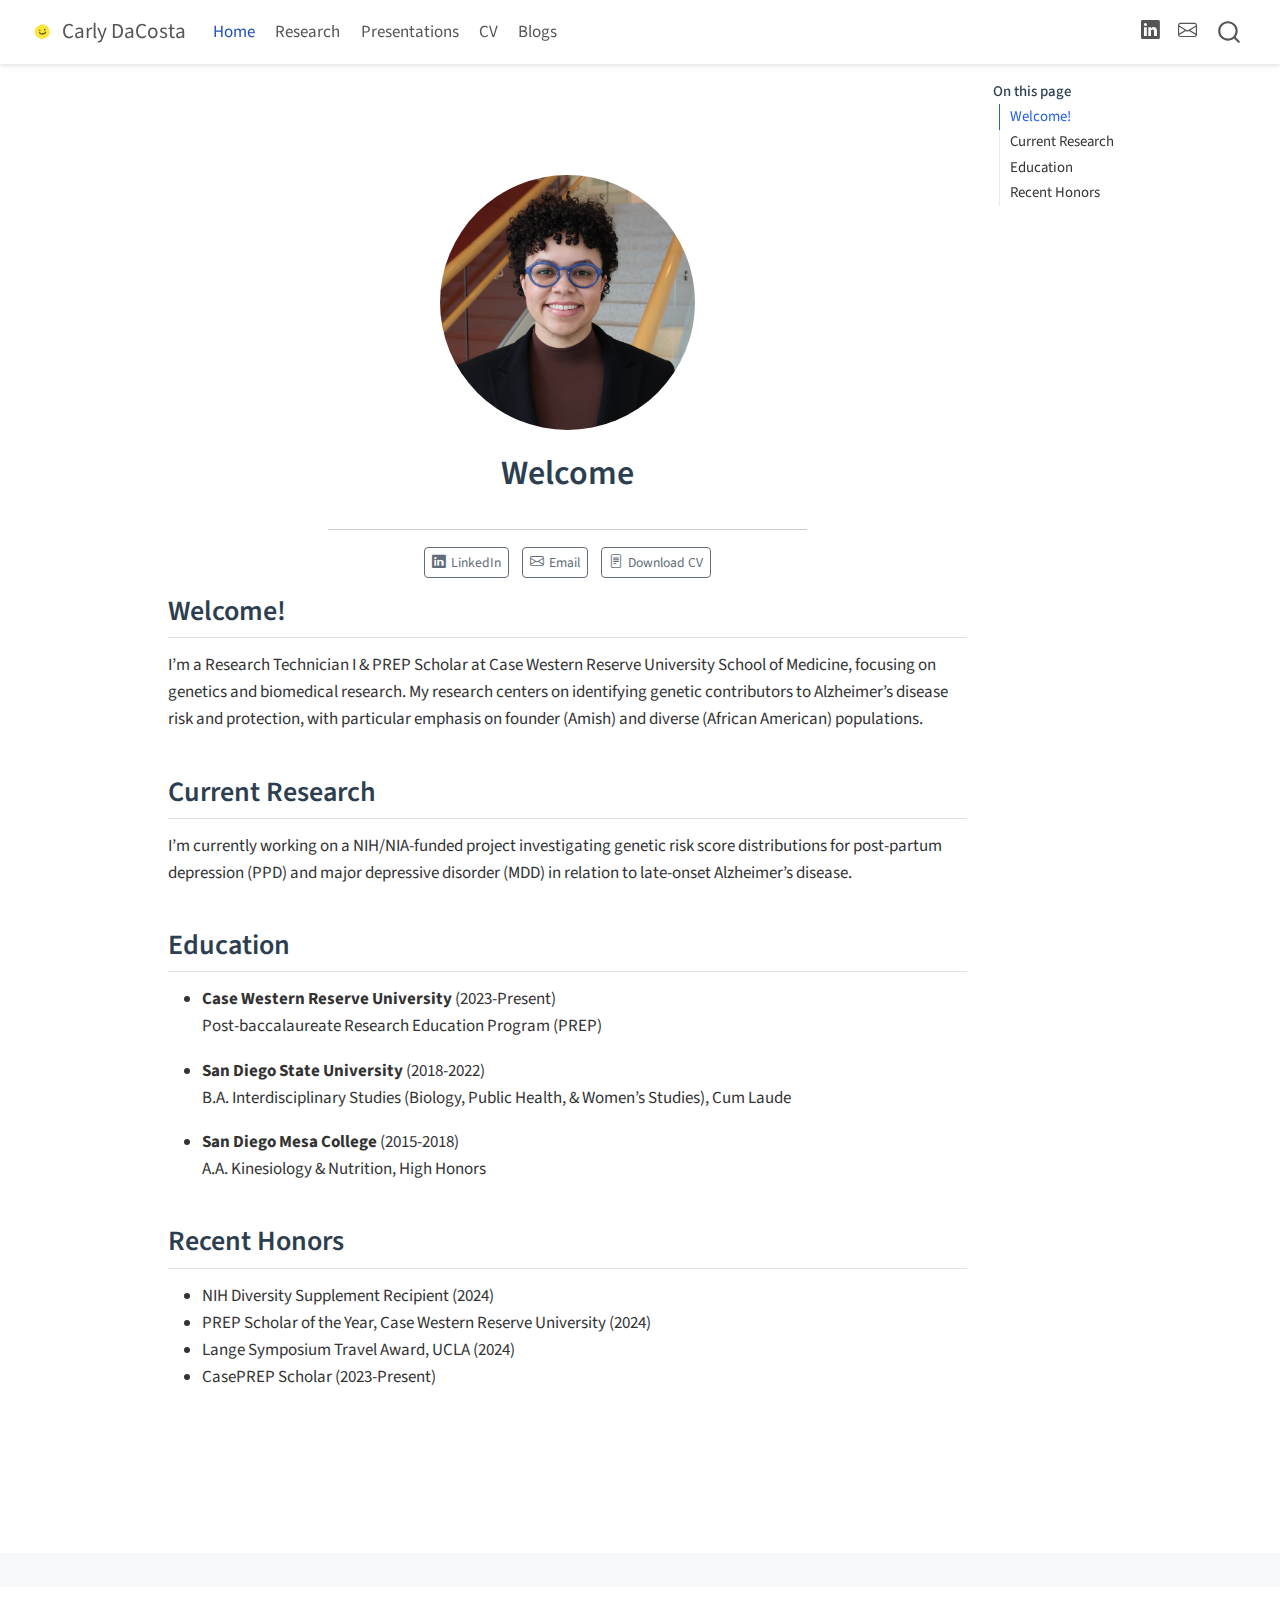
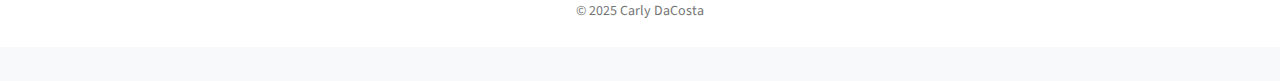
<file: docs/index.html>
<!DOCTYPE html>
<html xmlns="http://www.w3.org/1999/xhtml" lang="en" xml:lang="en"><head>

<meta charset="utf-8">
<meta name="generator" content="quarto-1.5.57">

<meta name="viewport" content="width=device-width, initial-scale=1.0, user-scalable=yes">


<title>Welcome – Carly DaCosta</title>
<style>
code{white-space: pre-wrap;}
span.smallcaps{font-variant: small-caps;}
div.columns{display: flex; gap: min(4vw, 1.5em);}
div.column{flex: auto; overflow-x: auto;}
div.hanging-indent{margin-left: 1.5em; text-indent: -1.5em;}
ul.task-list{list-style: none;}
ul.task-list li input[type="checkbox"] {
  width: 0.8em;
  margin: 0 0.8em 0.2em -1em; /* quarto-specific, see https://github.com/quarto-dev/quarto-cli/issues/4556 */ 
  vertical-align: middle;
}
</style>


<script src="site_libs/quarto-nav/quarto-nav.js"></script>
<script src="site_libs/quarto-nav/headroom.min.js"></script>
<script src="site_libs/clipboard/clipboard.min.js"></script>
<script src="site_libs/quarto-search/autocomplete.umd.js"></script>
<script src="site_libs/quarto-search/fuse.min.js"></script>
<script src="site_libs/quarto-search/quarto-search.js"></script>
<meta name="quarto:offset" content="./">
<link href="./img/smile.jpg" rel="icon" type="image/jpeg">
<script src="site_libs/quarto-html/quarto.js"></script>
<script src="site_libs/quarto-html/popper.min.js"></script>
<script src="site_libs/quarto-html/tippy.umd.min.js"></script>
<link href="site_libs/quarto-html/tippy.css" rel="stylesheet">
<link href="site_libs/quarto-html/quarto-syntax-highlighting.css" rel="stylesheet" id="quarto-text-highlighting-styles">
<script src="site_libs/bootstrap/bootstrap.min.js"></script>
<link href="site_libs/bootstrap/bootstrap-icons.css" rel="stylesheet">
<link href="site_libs/bootstrap/bootstrap.min.css" rel="stylesheet" id="quarto-bootstrap" data-mode="light">
<script id="quarto-search-options" type="application/json">{
  "location": "navbar",
  "copy-button": false,
  "collapse-after": 3,
  "panel-placement": "end",
  "type": "overlay",
  "limit": 50,
  "keyboard-shortcut": [
    "f",
    "/",
    "s"
  ],
  "show-item-context": false,
  "language": {
    "search-no-results-text": "No results",
    "search-matching-documents-text": "matching documents",
    "search-copy-link-title": "Copy link to search",
    "search-hide-matches-text": "Hide additional matches",
    "search-more-match-text": "more match in this document",
    "search-more-matches-text": "more matches in this document",
    "search-clear-button-title": "Clear",
    "search-text-placeholder": "",
    "search-detached-cancel-button-title": "Cancel",
    "search-submit-button-title": "Submit",
    "search-label": "Search"
  }
}</script>


<link rel="stylesheet" href="styles.css">
</head>

<body class="nav-fixed">

<div id="quarto-search-results"></div>
  <header id="quarto-header" class="headroom fixed-top">
    <nav class="navbar navbar-expand-lg " data-bs-theme="dark">
      <div class="navbar-container container-fluid">
      <div class="navbar-brand-container mx-auto">
    <a href="./index.html" class="navbar-brand navbar-brand-logo">
    <img src="./img/smile.jpg" alt="" class="navbar-logo">
    </a>
    <a class="navbar-brand" href="./index.html">
    <span class="navbar-title">Carly DaCosta</span>
    </a>
  </div>
            <div id="quarto-search" class="" title="Search"></div>
          <button class="navbar-toggler" type="button" data-bs-toggle="collapse" data-bs-target="#navbarCollapse" aria-controls="navbarCollapse" role="menu" aria-expanded="false" aria-label="Toggle navigation" onclick="if (window.quartoToggleHeadroom) { window.quartoToggleHeadroom(); }">
  <span class="navbar-toggler-icon"></span>
</button>
          <div class="collapse navbar-collapse" id="navbarCollapse">
            <ul class="navbar-nav navbar-nav-scroll me-auto">
  <li class="nav-item">
    <a class="nav-link active" href="./index.html" aria-current="page"> 
<span class="menu-text">Home</span></a>
  </li>  
  <li class="nav-item">
    <a class="nav-link" href="./research/index.html"> 
<span class="menu-text">Research</span></a>
  </li>  
  <li class="nav-item">
    <a class="nav-link" href="./presentations/index.html"> 
<span class="menu-text">Presentations</span></a>
  </li>  
  <li class="nav-item">
    <a class="nav-link" href="./cv/index.html"> 
<span class="menu-text">CV</span></a>
  </li>  
  <li class="nav-item">
    <a class="nav-link" href="./blogs/index.html"> 
<span class="menu-text">Blogs</span></a>
  </li>  
</ul>
            <ul class="navbar-nav navbar-nav-scroll ms-auto">
  <li class="nav-item compact">
    <a class="nav-link" href="https://www.linkedin.com/in/carly-dacosta/"> <i class="bi bi-linkedin" role="img">
</i> 
<span class="menu-text"></span></a>
  </li>  
  <li class="nav-item compact">
    <a class="nav-link" href="mailto:carly.dacosta@case.edu"> <i class="bi bi-envelope" role="img">
</i> 
<span class="menu-text"></span></a>
  </li>  
</ul>
          </div> <!-- /navcollapse -->
            <div class="quarto-navbar-tools">
</div>
      </div> <!-- /container-fluid -->
    </nav>
</header>
<!-- content -->
<div id="quarto-content" class="quarto-container page-columns page-rows-contents page-layout-article page-navbar">
<!-- sidebar -->
<!-- margin-sidebar -->
    <div id="quarto-margin-sidebar" class="sidebar margin-sidebar">
        <nav id="TOC" role="doc-toc" class="toc-active">
    <h2 id="toc-title">On this page</h2>
   
  <ul>
  <li><a href="#welcome" id="toc-welcome" class="nav-link active" data-scroll-target="#welcome">Welcome!</a></li>
  <li><a href="#current-research" id="toc-current-research" class="nav-link" data-scroll-target="#current-research">Current Research</a></li>
  <li><a href="#education" id="toc-education" class="nav-link" data-scroll-target="#education">Education</a></li>
  <li><a href="#recent-honors" id="toc-recent-honors" class="nav-link" data-scroll-target="#recent-honors">Recent Honors</a></li>
  </ul>
</nav>
    </div>
<!-- main -->
<main class="content" id="quarto-document-content">




<div class="quarto-about-jolla">
  <img src="img/profile.jpg" class="about-image
  round " style="height: 15em; width: 15em;">
 <header id="title-block-header" class="quarto-title-block default">
<div class="quarto-title">
<h1 class="title">Welcome</h1>
</div>
<div class="quarto-title-meta">
  </div>
</header><div id="about-block">
</div> 
  <hr class="about-sep">
   <div class="about-links">
  <a href="https://www.linkedin.com/in/carly-dacosta/" class="about-link" rel="" target="">
    <i class="bi bi-linkedin"></i>
     <span class="about-link-text">LinkedIn</span>
  </a>
  <a href="mailto:carly.dacosta@case.edu" class="about-link" rel="" target="">
    <i class="bi bi-envelope"></i>
     <span class="about-link-text">Email</span>
  </a>
  <a href="/files/CV.pdf" class="about-link" rel="" target="">
    <i class="bi bi-file-text"></i>
     <span class="about-link-text">Download CV</span>
  </a>
</div>
</div>

<section id="welcome" class="level2">
<h2 data-anchor-id="welcome">Welcome!</h2>
<p>I’m a Research Technician I &amp; PREP Scholar at Case Western Reserve University School of Medicine, focusing on genetics and biomedical research. My research centers on identifying genetic contributors to Alzheimer’s disease risk and protection, with particular emphasis on founder (Amish) and diverse (African American) populations.</p>
</section>
<section id="current-research" class="level2">
<h2 data-anchor-id="current-research">Current Research</h2>
<p>I’m currently working on a NIH/NIA-funded project investigating genetic risk score distributions for post-partum depression (PPD) and major depressive disorder (MDD) in relation to late-onset Alzheimer’s disease.</p>
</section>
<section id="education" class="level2">
<h2 data-anchor-id="education">Education</h2>
<ul>
<li><p><strong>Case Western Reserve University</strong> (2023-Present)<br>
Post-baccalaureate Research Education Program (PREP)</p></li>
<li><p><strong>San Diego State University</strong> (2018-2022)<br>
B.A. Interdisciplinary Studies (Biology, Public Health, &amp; Women’s Studies), Cum Laude</p></li>
<li><p><strong>San Diego Mesa College</strong> (2015-2018)<br>
A.A. Kinesiology &amp; Nutrition, High Honors</p></li>
</ul>
</section>
<section id="recent-honors" class="level2">
<h2 data-anchor-id="recent-honors">Recent Honors</h2>
<ul>
<li>NIH Diversity Supplement Recipient (2024)</li>
<li>PREP Scholar of the Year, Case Western Reserve University (2024)</li>
<li>Lange Symposium Travel Award, UCLA (2024)</li>
<li>CasePREP Scholar (2023-Present)</li>
</ul>



</section>

</main> <!-- /main -->
<script id="quarto-html-after-body" type="application/javascript">
window.document.addEventListener("DOMContentLoaded", function (event) {
  const toggleBodyColorMode = (bsSheetEl) => {
    const mode = bsSheetEl.getAttribute("data-mode");
    const bodyEl = window.document.querySelector("body");
    if (mode === "dark") {
      bodyEl.classList.add("quarto-dark");
      bodyEl.classList.remove("quarto-light");
    } else {
      bodyEl.classList.add("quarto-light");
      bodyEl.classList.remove("quarto-dark");
    }
  }
  const toggleBodyColorPrimary = () => {
    const bsSheetEl = window.document.querySelector("link#quarto-bootstrap");
    if (bsSheetEl) {
      toggleBodyColorMode(bsSheetEl);
    }
  }
  toggleBodyColorPrimary();  
  const isCodeAnnotation = (el) => {
    for (const clz of el.classList) {
      if (clz.startsWith('code-annotation-')) {                     
        return true;
      }
    }
    return false;
  }
  const onCopySuccess = function(e) {
    // button target
    const button = e.trigger;
    // don't keep focus
    button.blur();
    // flash "checked"
    button.classList.add('code-copy-button-checked');
    var currentTitle = button.getAttribute("title");
    button.setAttribute("title", "Copied!");
    let tooltip;
    if (window.bootstrap) {
      button.setAttribute("data-bs-toggle", "tooltip");
      button.setAttribute("data-bs-placement", "left");
      button.setAttribute("data-bs-title", "Copied!");
      tooltip = new bootstrap.Tooltip(button, 
        { trigger: "manual", 
          customClass: "code-copy-button-tooltip",
          offset: [0, -8]});
      tooltip.show();    
    }
    setTimeout(function() {
      if (tooltip) {
        tooltip.hide();
        button.removeAttribute("data-bs-title");
        button.removeAttribute("data-bs-toggle");
        button.removeAttribute("data-bs-placement");
      }
      button.setAttribute("title", currentTitle);
      button.classList.remove('code-copy-button-checked');
    }, 1000);
    // clear code selection
    e.clearSelection();
  }
  const getTextToCopy = function(trigger) {
      const codeEl = trigger.previousElementSibling.cloneNode(true);
      for (const childEl of codeEl.children) {
        if (isCodeAnnotation(childEl)) {
          childEl.remove();
        }
      }
      return codeEl.innerText;
  }
  const clipboard = new window.ClipboardJS('.code-copy-button:not([data-in-quarto-modal])', {
    text: getTextToCopy
  });
  clipboard.on('success', onCopySuccess);
  if (window.document.getElementById('quarto-embedded-source-code-modal')) {
    // For code content inside modals, clipBoardJS needs to be initialized with a container option
    // TODO: Check when it could be a function (https://github.com/zenorocha/clipboard.js/issues/860)
    const clipboardModal = new window.ClipboardJS('.code-copy-button[data-in-quarto-modal]', {
      text: getTextToCopy,
      container: window.document.getElementById('quarto-embedded-source-code-modal')
    });
    clipboardModal.on('success', onCopySuccess);
  }
    var localhostRegex = new RegExp(/^(?:http|https):\/\/localhost\:?[0-9]*\//);
    var mailtoRegex = new RegExp(/^mailto:/);
      var filterRegex = new RegExp('/' + window.location.host + '/');
    var isInternal = (href) => {
        return filterRegex.test(href) || localhostRegex.test(href) || mailtoRegex.test(href);
    }
    // Inspect non-navigation links and adorn them if external
 	var links = window.document.querySelectorAll('a[href]:not(.nav-link):not(.navbar-brand):not(.toc-action):not(.sidebar-link):not(.sidebar-item-toggle):not(.pagination-link):not(.no-external):not([aria-hidden]):not(.dropdown-item):not(.quarto-navigation-tool):not(.about-link)');
    for (var i=0; i<links.length; i++) {
      const link = links[i];
      if (!isInternal(link.href)) {
        // undo the damage that might have been done by quarto-nav.js in the case of
        // links that we want to consider external
        if (link.dataset.originalHref !== undefined) {
          link.href = link.dataset.originalHref;
        }
      }
    }
  function tippyHover(el, contentFn, onTriggerFn, onUntriggerFn) {
    const config = {
      allowHTML: true,
      maxWidth: 500,
      delay: 100,
      arrow: false,
      appendTo: function(el) {
          return el.parentElement;
      },
      interactive: true,
      interactiveBorder: 10,
      theme: 'quarto',
      placement: 'bottom-start',
    };
    if (contentFn) {
      config.content = contentFn;
    }
    if (onTriggerFn) {
      config.onTrigger = onTriggerFn;
    }
    if (onUntriggerFn) {
      config.onUntrigger = onUntriggerFn;
    }
    window.tippy(el, config); 
  }
  const noterefs = window.document.querySelectorAll('a[role="doc-noteref"]');
  for (var i=0; i<noterefs.length; i++) {
    const ref = noterefs[i];
    tippyHover(ref, function() {
      // use id or data attribute instead here
      let href = ref.getAttribute('data-footnote-href') || ref.getAttribute('href');
      try { href = new URL(href).hash; } catch {}
      const id = href.replace(/^#\/?/, "");
      const note = window.document.getElementById(id);
      if (note) {
        return note.innerHTML;
      } else {
        return "";
      }
    });
  }
  const xrefs = window.document.querySelectorAll('a.quarto-xref');
  const processXRef = (id, note) => {
    // Strip column container classes
    const stripColumnClz = (el) => {
      el.classList.remove("page-full", "page-columns");
      if (el.children) {
        for (const child of el.children) {
          stripColumnClz(child);
        }
      }
    }
    stripColumnClz(note)
    if (id === null || id.startsWith('sec-')) {
      // Special case sections, only their first couple elements
      const container = document.createElement("div");
      if (note.children && note.children.length > 2) {
        container.appendChild(note.children[0].cloneNode(true));
        for (let i = 1; i < note.children.length; i++) {
          const child = note.children[i];
          if (child.tagName === "P" && child.innerText === "") {
            continue;
          } else {
            container.appendChild(child.cloneNode(true));
            break;
          }
        }
        if (window.Quarto?.typesetMath) {
          window.Quarto.typesetMath(container);
        }
        return container.innerHTML
      } else {
        if (window.Quarto?.typesetMath) {
          window.Quarto.typesetMath(note);
        }
        return note.innerHTML;
      }
    } else {
      // Remove any anchor links if they are present
      const anchorLink = note.querySelector('a.anchorjs-link');
      if (anchorLink) {
        anchorLink.remove();
      }
      if (window.Quarto?.typesetMath) {
        window.Quarto.typesetMath(note);
      }
      // TODO in 1.5, we should make sure this works without a callout special case
      if (note.classList.contains("callout")) {
        return note.outerHTML;
      } else {
        return note.innerHTML;
      }
    }
  }
  for (var i=0; i<xrefs.length; i++) {
    const xref = xrefs[i];
    tippyHover(xref, undefined, function(instance) {
      instance.disable();
      let url = xref.getAttribute('href');
      let hash = undefined; 
      if (url.startsWith('#')) {
        hash = url;
      } else {
        try { hash = new URL(url).hash; } catch {}
      }
      if (hash) {
        const id = hash.replace(/^#\/?/, "");
        const note = window.document.getElementById(id);
        if (note !== null) {
          try {
            const html = processXRef(id, note.cloneNode(true));
            instance.setContent(html);
          } finally {
            instance.enable();
            instance.show();
          }
        } else {
          // See if we can fetch this
          fetch(url.split('#')[0])
          .then(res => res.text())
          .then(html => {
            const parser = new DOMParser();
            const htmlDoc = parser.parseFromString(html, "text/html");
            const note = htmlDoc.getElementById(id);
            if (note !== null) {
              const html = processXRef(id, note);
              instance.setContent(html);
            } 
          }).finally(() => {
            instance.enable();
            instance.show();
          });
        }
      } else {
        // See if we can fetch a full url (with no hash to target)
        // This is a special case and we should probably do some content thinning / targeting
        fetch(url)
        .then(res => res.text())
        .then(html => {
          const parser = new DOMParser();
          const htmlDoc = parser.parseFromString(html, "text/html");
          const note = htmlDoc.querySelector('main.content');
          if (note !== null) {
            // This should only happen for chapter cross references
            // (since there is no id in the URL)
            // remove the first header
            if (note.children.length > 0 && note.children[0].tagName === "HEADER") {
              note.children[0].remove();
            }
            const html = processXRef(null, note);
            instance.setContent(html);
          } 
        }).finally(() => {
          instance.enable();
          instance.show();
        });
      }
    }, function(instance) {
    });
  }
      let selectedAnnoteEl;
      const selectorForAnnotation = ( cell, annotation) => {
        let cellAttr = 'data-code-cell="' + cell + '"';
        let lineAttr = 'data-code-annotation="' +  annotation + '"';
        const selector = 'span[' + cellAttr + '][' + lineAttr + ']';
        return selector;
      }
      const selectCodeLines = (annoteEl) => {
        const doc = window.document;
        const targetCell = annoteEl.getAttribute("data-target-cell");
        const targetAnnotation = annoteEl.getAttribute("data-target-annotation");
        const annoteSpan = window.document.querySelector(selectorForAnnotation(targetCell, targetAnnotation));
        const lines = annoteSpan.getAttribute("data-code-lines").split(",");
        const lineIds = lines.map((line) => {
          return targetCell + "-" + line;
        })
        let top = null;
        let height = null;
        let parent = null;
        if (lineIds.length > 0) {
            //compute the position of the single el (top and bottom and make a div)
            const el = window.document.getElementById(lineIds[0]);
            top = el.offsetTop;
            height = el.offsetHeight;
            parent = el.parentElement.parentElement;
          if (lineIds.length > 1) {
            const lastEl = window.document.getElementById(lineIds[lineIds.length - 1]);
            const bottom = lastEl.offsetTop + lastEl.offsetHeight;
            height = bottom - top;
          }
          if (top !== null && height !== null && parent !== null) {
            // cook up a div (if necessary) and position it 
            let div = window.document.getElementById("code-annotation-line-highlight");
            if (div === null) {
              div = window.document.createElement("div");
              div.setAttribute("id", "code-annotation-line-highlight");
              div.style.position = 'absolute';
              parent.appendChild(div);
            }
            div.style.top = top - 2 + "px";
            div.style.height = height + 4 + "px";
            div.style.left = 0;
            let gutterDiv = window.document.getElementById("code-annotation-line-highlight-gutter");
            if (gutterDiv === null) {
              gutterDiv = window.document.createElement("div");
              gutterDiv.setAttribute("id", "code-annotation-line-highlight-gutter");
              gutterDiv.style.position = 'absolute';
              const codeCell = window.document.getElementById(targetCell);
              const gutter = codeCell.querySelector('.code-annotation-gutter');
              gutter.appendChild(gutterDiv);
            }
            gutterDiv.style.top = top - 2 + "px";
            gutterDiv.style.height = height + 4 + "px";
          }
          selectedAnnoteEl = annoteEl;
        }
      };
      const unselectCodeLines = () => {
        const elementsIds = ["code-annotation-line-highlight", "code-annotation-line-highlight-gutter"];
        elementsIds.forEach((elId) => {
          const div = window.document.getElementById(elId);
          if (div) {
            div.remove();
          }
        });
        selectedAnnoteEl = undefined;
      };
        // Handle positioning of the toggle
    window.addEventListener(
      "resize",
      throttle(() => {
        elRect = undefined;
        if (selectedAnnoteEl) {
          selectCodeLines(selectedAnnoteEl);
        }
      }, 10)
    );
    function throttle(fn, ms) {
    let throttle = false;
    let timer;
      return (...args) => {
        if(!throttle) { // first call gets through
            fn.apply(this, args);
            throttle = true;
        } else { // all the others get throttled
            if(timer) clearTimeout(timer); // cancel #2
            timer = setTimeout(() => {
              fn.apply(this, args);
              timer = throttle = false;
            }, ms);
        }
      };
    }
      // Attach click handler to the DT
      const annoteDls = window.document.querySelectorAll('dt[data-target-cell]');
      for (const annoteDlNode of annoteDls) {
        annoteDlNode.addEventListener('click', (event) => {
          const clickedEl = event.target;
          if (clickedEl !== selectedAnnoteEl) {
            unselectCodeLines();
            const activeEl = window.document.querySelector('dt[data-target-cell].code-annotation-active');
            if (activeEl) {
              activeEl.classList.remove('code-annotation-active');
            }
            selectCodeLines(clickedEl);
            clickedEl.classList.add('code-annotation-active');
          } else {
            // Unselect the line
            unselectCodeLines();
            clickedEl.classList.remove('code-annotation-active');
          }
        });
      }
  const findCites = (el) => {
    const parentEl = el.parentElement;
    if (parentEl) {
      const cites = parentEl.dataset.cites;
      if (cites) {
        return {
          el,
          cites: cites.split(' ')
        };
      } else {
        return findCites(el.parentElement)
      }
    } else {
      return undefined;
    }
  };
  var bibliorefs = window.document.querySelectorAll('a[role="doc-biblioref"]');
  for (var i=0; i<bibliorefs.length; i++) {
    const ref = bibliorefs[i];
    const citeInfo = findCites(ref);
    if (citeInfo) {
      tippyHover(citeInfo.el, function() {
        var popup = window.document.createElement('div');
        citeInfo.cites.forEach(function(cite) {
          var citeDiv = window.document.createElement('div');
          citeDiv.classList.add('hanging-indent');
          citeDiv.classList.add('csl-entry');
          var biblioDiv = window.document.getElementById('ref-' + cite);
          if (biblioDiv) {
            citeDiv.innerHTML = biblioDiv.innerHTML;
          }
          popup.appendChild(citeDiv);
        });
        return popup.innerHTML;
      });
    }
  }
});
</script>
</div> <!-- /content -->
<footer class="footer">
  <div class="nav-footer">
    <div class="nav-footer-left">
      &nbsp;
    </div>   
    <div class="nav-footer-center">
      <ul class="footer-items list-unstyled">
    <li class="nav-item">
 © 2025 Carly DaCosta
  </li>  
</ul>
    </div>
    <div class="nav-footer-right">
      &nbsp;
    </div>
  </div>
</footer>




</body></html>
</file>
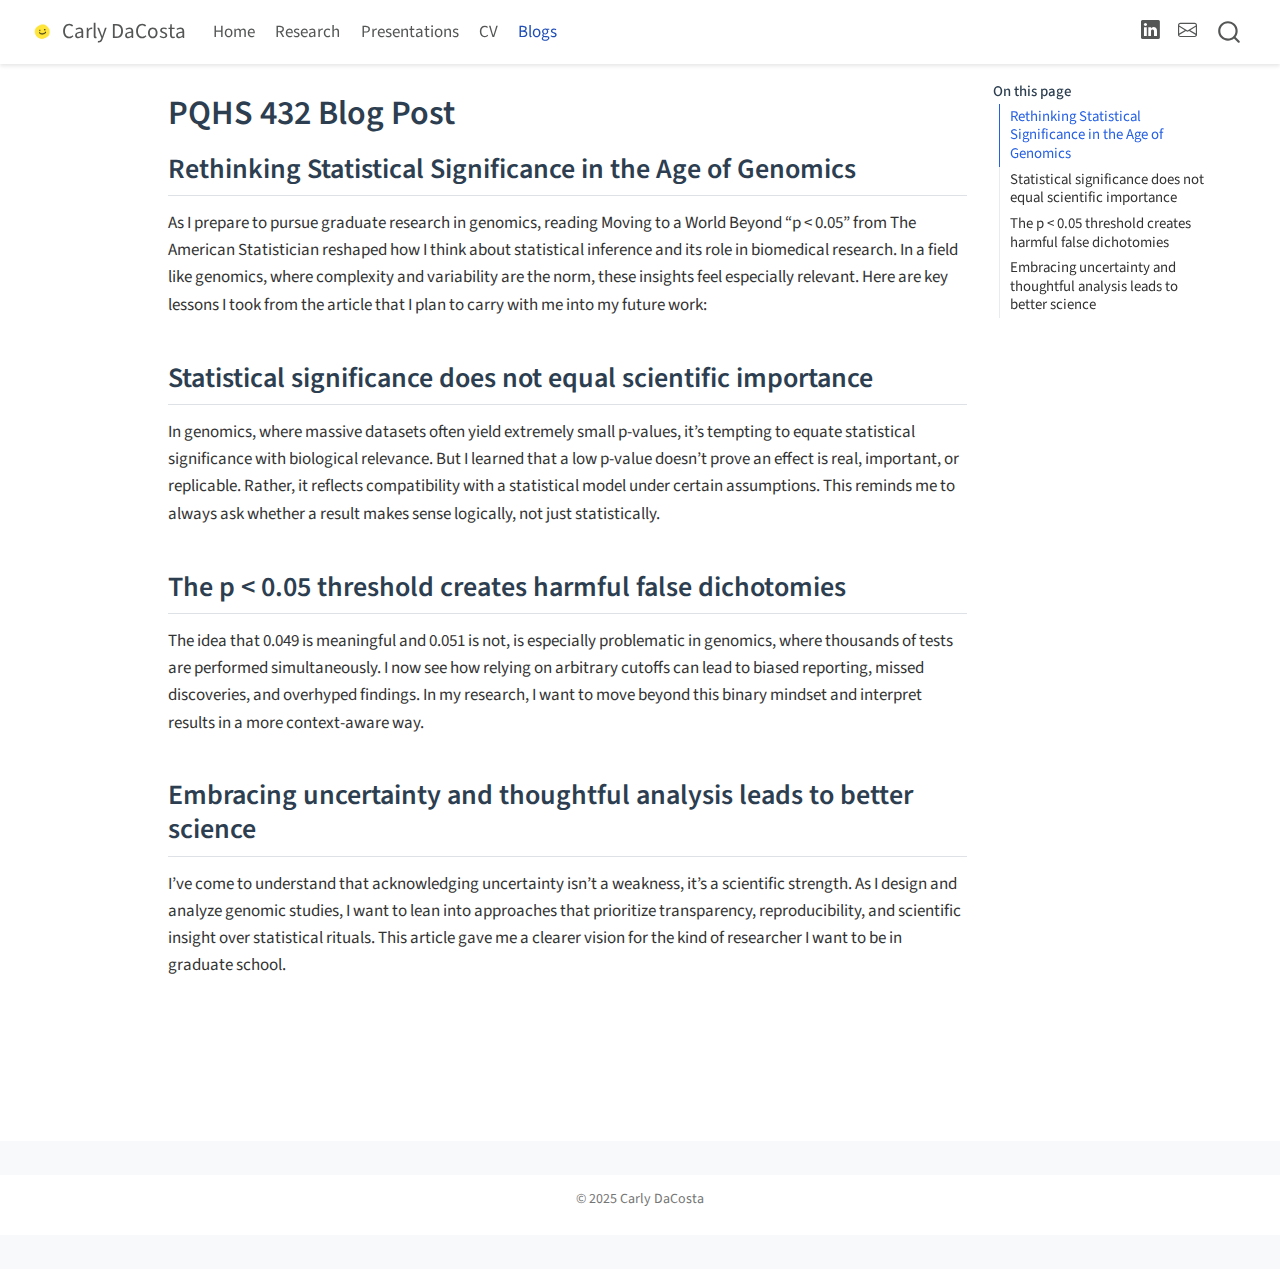
<file: docs/blogs/index.html>
<!DOCTYPE html>
<html xmlns="http://www.w3.org/1999/xhtml" lang="en" xml:lang="en"><head>

<meta charset="utf-8">
<meta name="generator" content="quarto-1.5.57">

<meta name="viewport" content="width=device-width, initial-scale=1.0, user-scalable=yes">


<title>PQHS 432 Blog Post – Carly DaCosta</title>
<style>
code{white-space: pre-wrap;}
span.smallcaps{font-variant: small-caps;}
div.columns{display: flex; gap: min(4vw, 1.5em);}
div.column{flex: auto; overflow-x: auto;}
div.hanging-indent{margin-left: 1.5em; text-indent: -1.5em;}
ul.task-list{list-style: none;}
ul.task-list li input[type="checkbox"] {
  width: 0.8em;
  margin: 0 0.8em 0.2em -1em; /* quarto-specific, see https://github.com/quarto-dev/quarto-cli/issues/4556 */ 
  vertical-align: middle;
}
</style>


<script src="../site_libs/quarto-nav/quarto-nav.js"></script>
<script src="../site_libs/quarto-nav/headroom.min.js"></script>
<script src="../site_libs/clipboard/clipboard.min.js"></script>
<script src="../site_libs/quarto-search/autocomplete.umd.js"></script>
<script src="../site_libs/quarto-search/fuse.min.js"></script>
<script src="../site_libs/quarto-search/quarto-search.js"></script>
<meta name="quarto:offset" content="../">
<link href="../img/smile.jpg" rel="icon" type="image/jpeg">
<script src="../site_libs/quarto-html/quarto.js"></script>
<script src="../site_libs/quarto-html/popper.min.js"></script>
<script src="../site_libs/quarto-html/tippy.umd.min.js"></script>
<script src="../site_libs/quarto-html/anchor.min.js"></script>
<link href="../site_libs/quarto-html/tippy.css" rel="stylesheet">
<link href="../site_libs/quarto-html/quarto-syntax-highlighting.css" rel="stylesheet" id="quarto-text-highlighting-styles">
<script src="../site_libs/bootstrap/bootstrap.min.js"></script>
<link href="../site_libs/bootstrap/bootstrap-icons.css" rel="stylesheet">
<link href="../site_libs/bootstrap/bootstrap.min.css" rel="stylesheet" id="quarto-bootstrap" data-mode="light">
<script id="quarto-search-options" type="application/json">{
  "location": "navbar",
  "copy-button": false,
  "collapse-after": 3,
  "panel-placement": "end",
  "type": "overlay",
  "limit": 50,
  "keyboard-shortcut": [
    "f",
    "/",
    "s"
  ],
  "show-item-context": false,
  "language": {
    "search-no-results-text": "No results",
    "search-matching-documents-text": "matching documents",
    "search-copy-link-title": "Copy link to search",
    "search-hide-matches-text": "Hide additional matches",
    "search-more-match-text": "more match in this document",
    "search-more-matches-text": "more matches in this document",
    "search-clear-button-title": "Clear",
    "search-text-placeholder": "",
    "search-detached-cancel-button-title": "Cancel",
    "search-submit-button-title": "Submit",
    "search-label": "Search"
  }
}</script>


<link rel="stylesheet" href="../styles.css">
</head>

<body class="nav-fixed">

<div id="quarto-search-results"></div>
  <header id="quarto-header" class="headroom fixed-top">
    <nav class="navbar navbar-expand-lg " data-bs-theme="dark">
      <div class="navbar-container container-fluid">
      <div class="navbar-brand-container mx-auto">
    <a href="../index.html" class="navbar-brand navbar-brand-logo">
    <img src="../img/smile.jpg" alt="" class="navbar-logo">
    </a>
    <a class="navbar-brand" href="../index.html">
    <span class="navbar-title">Carly DaCosta</span>
    </a>
  </div>
            <div id="quarto-search" class="" title="Search"></div>
          <button class="navbar-toggler" type="button" data-bs-toggle="collapse" data-bs-target="#navbarCollapse" aria-controls="navbarCollapse" role="menu" aria-expanded="false" aria-label="Toggle navigation" onclick="if (window.quartoToggleHeadroom) { window.quartoToggleHeadroom(); }">
  <span class="navbar-toggler-icon"></span>
</button>
          <div class="collapse navbar-collapse" id="navbarCollapse">
            <ul class="navbar-nav navbar-nav-scroll me-auto">
  <li class="nav-item">
    <a class="nav-link" href="../index.html"> 
<span class="menu-text">Home</span></a>
  </li>  
  <li class="nav-item">
    <a class="nav-link" href="../research/index.html"> 
<span class="menu-text">Research</span></a>
  </li>  
  <li class="nav-item">
    <a class="nav-link" href="../presentations/index.html"> 
<span class="menu-text">Presentations</span></a>
  </li>  
  <li class="nav-item">
    <a class="nav-link" href="../cv/index.html"> 
<span class="menu-text">CV</span></a>
  </li>  
  <li class="nav-item">
    <a class="nav-link active" href="../blogs/index.html" aria-current="page"> 
<span class="menu-text">Blogs</span></a>
  </li>  
</ul>
            <ul class="navbar-nav navbar-nav-scroll ms-auto">
  <li class="nav-item compact">
    <a class="nav-link" href="https://www.linkedin.com/in/carly-dacosta/"> <i class="bi bi-linkedin" role="img">
</i> 
<span class="menu-text"></span></a>
  </li>  
  <li class="nav-item compact">
    <a class="nav-link" href="mailto:carly.dacosta@case.edu"> <i class="bi bi-envelope" role="img">
</i> 
<span class="menu-text"></span></a>
  </li>  
</ul>
          </div> <!-- /navcollapse -->
            <div class="quarto-navbar-tools">
</div>
      </div> <!-- /container-fluid -->
    </nav>
</header>
<!-- content -->
<div id="quarto-content" class="quarto-container page-columns page-rows-contents page-layout-article page-navbar">
<!-- sidebar -->
<!-- margin-sidebar -->
    <div id="quarto-margin-sidebar" class="sidebar margin-sidebar">
        <nav id="TOC" role="doc-toc" class="toc-active">
    <h2 id="toc-title">On this page</h2>
   
  <ul>
  <li><a href="#rethinking-statistical-significance-in-the-age-of-genomics" id="toc-rethinking-statistical-significance-in-the-age-of-genomics" class="nav-link active" data-scroll-target="#rethinking-statistical-significance-in-the-age-of-genomics">Rethinking Statistical Significance in the Age of Genomics</a></li>
  <li><a href="#statistical-significance-does-not-equal-scientific-importance" id="toc-statistical-significance-does-not-equal-scientific-importance" class="nav-link" data-scroll-target="#statistical-significance-does-not-equal-scientific-importance">Statistical significance does not equal scientific importance</a></li>
  <li><a href="#the-p-0.05-threshold-creates-harmful-false-dichotomies" id="toc-the-p-0.05-threshold-creates-harmful-false-dichotomies" class="nav-link" data-scroll-target="#the-p-0.05-threshold-creates-harmful-false-dichotomies">The p &lt; 0.05 threshold creates harmful false dichotomies</a></li>
  <li><a href="#embracing-uncertainty-and-thoughtful-analysis-leads-to-better-science" id="toc-embracing-uncertainty-and-thoughtful-analysis-leads-to-better-science" class="nav-link" data-scroll-target="#embracing-uncertainty-and-thoughtful-analysis-leads-to-better-science">Embracing uncertainty and thoughtful analysis leads to better science</a></li>
  </ul>
</nav>
    </div>
<!-- main -->
<main class="content" id="quarto-document-content">

<header id="title-block-header" class="quarto-title-block default">
<div class="quarto-title">
<h1 class="title">PQHS 432 Blog Post</h1>
</div>



<div class="quarto-title-meta">

    
  
    
  </div>
  


</header>


<section id="rethinking-statistical-significance-in-the-age-of-genomics" class="level2">
<h2 class="anchored" data-anchor-id="rethinking-statistical-significance-in-the-age-of-genomics">Rethinking Statistical Significance in the Age of Genomics</h2>
<p>As I prepare to pursue graduate research in genomics, reading Moving to a World Beyond “p &lt; 0.05” from The American Statistician reshaped how I think about statistical inference and its role in biomedical research. In a field like genomics, where complexity and variability are the norm, these insights feel especially relevant. Here are key lessons I took from the article that I plan to carry with me into my future work:</p>
</section>
<section id="statistical-significance-does-not-equal-scientific-importance" class="level2">
<h2 class="anchored" data-anchor-id="statistical-significance-does-not-equal-scientific-importance">Statistical significance does not equal scientific importance</h2>
<p>In genomics, where massive datasets often yield extremely small p-values, it’s tempting to equate statistical significance with biological relevance. But I learned that a low p-value doesn’t prove an effect is real, important, or replicable. Rather, it reflects compatibility with a statistical model under certain assumptions. This reminds me to always ask whether a result makes sense logically, not just statistically.</p>
</section>
<section id="the-p-0.05-threshold-creates-harmful-false-dichotomies" class="level2">
<h2 class="anchored" data-anchor-id="the-p-0.05-threshold-creates-harmful-false-dichotomies">The p &lt; 0.05 threshold creates harmful false dichotomies</h2>
<p>The idea that 0.049 is meaningful and 0.051 is not, is especially problematic in genomics, where thousands of tests are performed simultaneously. I now see how relying on arbitrary cutoffs can lead to biased reporting, missed discoveries, and overhyped findings. In my research, I want to move beyond this binary mindset and interpret results in a more context-aware way.</p>
</section>
<section id="embracing-uncertainty-and-thoughtful-analysis-leads-to-better-science" class="level2">
<h2 class="anchored" data-anchor-id="embracing-uncertainty-and-thoughtful-analysis-leads-to-better-science">Embracing uncertainty and thoughtful analysis leads to better science</h2>
<p>I’ve come to understand that acknowledging uncertainty isn’t a weakness, it’s a scientific strength. As I design and analyze genomic studies, I want to lean into approaches that prioritize transparency, reproducibility, and scientific insight over statistical rituals. This article gave me a clearer vision for the kind of researcher I want to be in graduate school.</p>


</section>

</main> <!-- /main -->
<script id="quarto-html-after-body" type="application/javascript">
window.document.addEventListener("DOMContentLoaded", function (event) {
  const toggleBodyColorMode = (bsSheetEl) => {
    const mode = bsSheetEl.getAttribute("data-mode");
    const bodyEl = window.document.querySelector("body");
    if (mode === "dark") {
      bodyEl.classList.add("quarto-dark");
      bodyEl.classList.remove("quarto-light");
    } else {
      bodyEl.classList.add("quarto-light");
      bodyEl.classList.remove("quarto-dark");
    }
  }
  const toggleBodyColorPrimary = () => {
    const bsSheetEl = window.document.querySelector("link#quarto-bootstrap");
    if (bsSheetEl) {
      toggleBodyColorMode(bsSheetEl);
    }
  }
  toggleBodyColorPrimary();  
  const icon = "";
  const anchorJS = new window.AnchorJS();
  anchorJS.options = {
    placement: 'right',
    icon: icon
  };
  anchorJS.add('.anchored');
  const isCodeAnnotation = (el) => {
    for (const clz of el.classList) {
      if (clz.startsWith('code-annotation-')) {                     
        return true;
      }
    }
    return false;
  }
  const onCopySuccess = function(e) {
    // button target
    const button = e.trigger;
    // don't keep focus
    button.blur();
    // flash "checked"
    button.classList.add('code-copy-button-checked');
    var currentTitle = button.getAttribute("title");
    button.setAttribute("title", "Copied!");
    let tooltip;
    if (window.bootstrap) {
      button.setAttribute("data-bs-toggle", "tooltip");
      button.setAttribute("data-bs-placement", "left");
      button.setAttribute("data-bs-title", "Copied!");
      tooltip = new bootstrap.Tooltip(button, 
        { trigger: "manual", 
          customClass: "code-copy-button-tooltip",
          offset: [0, -8]});
      tooltip.show();    
    }
    setTimeout(function() {
      if (tooltip) {
        tooltip.hide();
        button.removeAttribute("data-bs-title");
        button.removeAttribute("data-bs-toggle");
        button.removeAttribute("data-bs-placement");
      }
      button.setAttribute("title", currentTitle);
      button.classList.remove('code-copy-button-checked');
    }, 1000);
    // clear code selection
    e.clearSelection();
  }
  const getTextToCopy = function(trigger) {
      const codeEl = trigger.previousElementSibling.cloneNode(true);
      for (const childEl of codeEl.children) {
        if (isCodeAnnotation(childEl)) {
          childEl.remove();
        }
      }
      return codeEl.innerText;
  }
  const clipboard = new window.ClipboardJS('.code-copy-button:not([data-in-quarto-modal])', {
    text: getTextToCopy
  });
  clipboard.on('success', onCopySuccess);
  if (window.document.getElementById('quarto-embedded-source-code-modal')) {
    // For code content inside modals, clipBoardJS needs to be initialized with a container option
    // TODO: Check when it could be a function (https://github.com/zenorocha/clipboard.js/issues/860)
    const clipboardModal = new window.ClipboardJS('.code-copy-button[data-in-quarto-modal]', {
      text: getTextToCopy,
      container: window.document.getElementById('quarto-embedded-source-code-modal')
    });
    clipboardModal.on('success', onCopySuccess);
  }
    var localhostRegex = new RegExp(/^(?:http|https):\/\/localhost\:?[0-9]*\//);
    var mailtoRegex = new RegExp(/^mailto:/);
      var filterRegex = new RegExp('/' + window.location.host + '/');
    var isInternal = (href) => {
        return filterRegex.test(href) || localhostRegex.test(href) || mailtoRegex.test(href);
    }
    // Inspect non-navigation links and adorn them if external
 	var links = window.document.querySelectorAll('a[href]:not(.nav-link):not(.navbar-brand):not(.toc-action):not(.sidebar-link):not(.sidebar-item-toggle):not(.pagination-link):not(.no-external):not([aria-hidden]):not(.dropdown-item):not(.quarto-navigation-tool):not(.about-link)');
    for (var i=0; i<links.length; i++) {
      const link = links[i];
      if (!isInternal(link.href)) {
        // undo the damage that might have been done by quarto-nav.js in the case of
        // links that we want to consider external
        if (link.dataset.originalHref !== undefined) {
          link.href = link.dataset.originalHref;
        }
      }
    }
  function tippyHover(el, contentFn, onTriggerFn, onUntriggerFn) {
    const config = {
      allowHTML: true,
      maxWidth: 500,
      delay: 100,
      arrow: false,
      appendTo: function(el) {
          return el.parentElement;
      },
      interactive: true,
      interactiveBorder: 10,
      theme: 'quarto',
      placement: 'bottom-start',
    };
    if (contentFn) {
      config.content = contentFn;
    }
    if (onTriggerFn) {
      config.onTrigger = onTriggerFn;
    }
    if (onUntriggerFn) {
      config.onUntrigger = onUntriggerFn;
    }
    window.tippy(el, config); 
  }
  const noterefs = window.document.querySelectorAll('a[role="doc-noteref"]');
  for (var i=0; i<noterefs.length; i++) {
    const ref = noterefs[i];
    tippyHover(ref, function() {
      // use id or data attribute instead here
      let href = ref.getAttribute('data-footnote-href') || ref.getAttribute('href');
      try { href = new URL(href).hash; } catch {}
      const id = href.replace(/^#\/?/, "");
      const note = window.document.getElementById(id);
      if (note) {
        return note.innerHTML;
      } else {
        return "";
      }
    });
  }
  const xrefs = window.document.querySelectorAll('a.quarto-xref');
  const processXRef = (id, note) => {
    // Strip column container classes
    const stripColumnClz = (el) => {
      el.classList.remove("page-full", "page-columns");
      if (el.children) {
        for (const child of el.children) {
          stripColumnClz(child);
        }
      }
    }
    stripColumnClz(note)
    if (id === null || id.startsWith('sec-')) {
      // Special case sections, only their first couple elements
      const container = document.createElement("div");
      if (note.children && note.children.length > 2) {
        container.appendChild(note.children[0].cloneNode(true));
        for (let i = 1; i < note.children.length; i++) {
          const child = note.children[i];
          if (child.tagName === "P" && child.innerText === "") {
            continue;
          } else {
            container.appendChild(child.cloneNode(true));
            break;
          }
        }
        if (window.Quarto?.typesetMath) {
          window.Quarto.typesetMath(container);
        }
        return container.innerHTML
      } else {
        if (window.Quarto?.typesetMath) {
          window.Quarto.typesetMath(note);
        }
        return note.innerHTML;
      }
    } else {
      // Remove any anchor links if they are present
      const anchorLink = note.querySelector('a.anchorjs-link');
      if (anchorLink) {
        anchorLink.remove();
      }
      if (window.Quarto?.typesetMath) {
        window.Quarto.typesetMath(note);
      }
      // TODO in 1.5, we should make sure this works without a callout special case
      if (note.classList.contains("callout")) {
        return note.outerHTML;
      } else {
        return note.innerHTML;
      }
    }
  }
  for (var i=0; i<xrefs.length; i++) {
    const xref = xrefs[i];
    tippyHover(xref, undefined, function(instance) {
      instance.disable();
      let url = xref.getAttribute('href');
      let hash = undefined; 
      if (url.startsWith('#')) {
        hash = url;
      } else {
        try { hash = new URL(url).hash; } catch {}
      }
      if (hash) {
        const id = hash.replace(/^#\/?/, "");
        const note = window.document.getElementById(id);
        if (note !== null) {
          try {
            const html = processXRef(id, note.cloneNode(true));
            instance.setContent(html);
          } finally {
            instance.enable();
            instance.show();
          }
        } else {
          // See if we can fetch this
          fetch(url.split('#')[0])
          .then(res => res.text())
          .then(html => {
            const parser = new DOMParser();
            const htmlDoc = parser.parseFromString(html, "text/html");
            const note = htmlDoc.getElementById(id);
            if (note !== null) {
              const html = processXRef(id, note);
              instance.setContent(html);
            } 
          }).finally(() => {
            instance.enable();
            instance.show();
          });
        }
      } else {
        // See if we can fetch a full url (with no hash to target)
        // This is a special case and we should probably do some content thinning / targeting
        fetch(url)
        .then(res => res.text())
        .then(html => {
          const parser = new DOMParser();
          const htmlDoc = parser.parseFromString(html, "text/html");
          const note = htmlDoc.querySelector('main.content');
          if (note !== null) {
            // This should only happen for chapter cross references
            // (since there is no id in the URL)
            // remove the first header
            if (note.children.length > 0 && note.children[0].tagName === "HEADER") {
              note.children[0].remove();
            }
            const html = processXRef(null, note);
            instance.setContent(html);
          } 
        }).finally(() => {
          instance.enable();
          instance.show();
        });
      }
    }, function(instance) {
    });
  }
      let selectedAnnoteEl;
      const selectorForAnnotation = ( cell, annotation) => {
        let cellAttr = 'data-code-cell="' + cell + '"';
        let lineAttr = 'data-code-annotation="' +  annotation + '"';
        const selector = 'span[' + cellAttr + '][' + lineAttr + ']';
        return selector;
      }
      const selectCodeLines = (annoteEl) => {
        const doc = window.document;
        const targetCell = annoteEl.getAttribute("data-target-cell");
        const targetAnnotation = annoteEl.getAttribute("data-target-annotation");
        const annoteSpan = window.document.querySelector(selectorForAnnotation(targetCell, targetAnnotation));
        const lines = annoteSpan.getAttribute("data-code-lines").split(",");
        const lineIds = lines.map((line) => {
          return targetCell + "-" + line;
        })
        let top = null;
        let height = null;
        let parent = null;
        if (lineIds.length > 0) {
            //compute the position of the single el (top and bottom and make a div)
            const el = window.document.getElementById(lineIds[0]);
            top = el.offsetTop;
            height = el.offsetHeight;
            parent = el.parentElement.parentElement;
          if (lineIds.length > 1) {
            const lastEl = window.document.getElementById(lineIds[lineIds.length - 1]);
            const bottom = lastEl.offsetTop + lastEl.offsetHeight;
            height = bottom - top;
          }
          if (top !== null && height !== null && parent !== null) {
            // cook up a div (if necessary) and position it 
            let div = window.document.getElementById("code-annotation-line-highlight");
            if (div === null) {
              div = window.document.createElement("div");
              div.setAttribute("id", "code-annotation-line-highlight");
              div.style.position = 'absolute';
              parent.appendChild(div);
            }
            div.style.top = top - 2 + "px";
            div.style.height = height + 4 + "px";
            div.style.left = 0;
            let gutterDiv = window.document.getElementById("code-annotation-line-highlight-gutter");
            if (gutterDiv === null) {
              gutterDiv = window.document.createElement("div");
              gutterDiv.setAttribute("id", "code-annotation-line-highlight-gutter");
              gutterDiv.style.position = 'absolute';
              const codeCell = window.document.getElementById(targetCell);
              const gutter = codeCell.querySelector('.code-annotation-gutter');
              gutter.appendChild(gutterDiv);
            }
            gutterDiv.style.top = top - 2 + "px";
            gutterDiv.style.height = height + 4 + "px";
          }
          selectedAnnoteEl = annoteEl;
        }
      };
      const unselectCodeLines = () => {
        const elementsIds = ["code-annotation-line-highlight", "code-annotation-line-highlight-gutter"];
        elementsIds.forEach((elId) => {
          const div = window.document.getElementById(elId);
          if (div) {
            div.remove();
          }
        });
        selectedAnnoteEl = undefined;
      };
        // Handle positioning of the toggle
    window.addEventListener(
      "resize",
      throttle(() => {
        elRect = undefined;
        if (selectedAnnoteEl) {
          selectCodeLines(selectedAnnoteEl);
        }
      }, 10)
    );
    function throttle(fn, ms) {
    let throttle = false;
    let timer;
      return (...args) => {
        if(!throttle) { // first call gets through
            fn.apply(this, args);
            throttle = true;
        } else { // all the others get throttled
            if(timer) clearTimeout(timer); // cancel #2
            timer = setTimeout(() => {
              fn.apply(this, args);
              timer = throttle = false;
            }, ms);
        }
      };
    }
      // Attach click handler to the DT
      const annoteDls = window.document.querySelectorAll('dt[data-target-cell]');
      for (const annoteDlNode of annoteDls) {
        annoteDlNode.addEventListener('click', (event) => {
          const clickedEl = event.target;
          if (clickedEl !== selectedAnnoteEl) {
            unselectCodeLines();
            const activeEl = window.document.querySelector('dt[data-target-cell].code-annotation-active');
            if (activeEl) {
              activeEl.classList.remove('code-annotation-active');
            }
            selectCodeLines(clickedEl);
            clickedEl.classList.add('code-annotation-active');
          } else {
            // Unselect the line
            unselectCodeLines();
            clickedEl.classList.remove('code-annotation-active');
          }
        });
      }
  const findCites = (el) => {
    const parentEl = el.parentElement;
    if (parentEl) {
      const cites = parentEl.dataset.cites;
      if (cites) {
        return {
          el,
          cites: cites.split(' ')
        };
      } else {
        return findCites(el.parentElement)
      }
    } else {
      return undefined;
    }
  };
  var bibliorefs = window.document.querySelectorAll('a[role="doc-biblioref"]');
  for (var i=0; i<bibliorefs.length; i++) {
    const ref = bibliorefs[i];
    const citeInfo = findCites(ref);
    if (citeInfo) {
      tippyHover(citeInfo.el, function() {
        var popup = window.document.createElement('div');
        citeInfo.cites.forEach(function(cite) {
          var citeDiv = window.document.createElement('div');
          citeDiv.classList.add('hanging-indent');
          citeDiv.classList.add('csl-entry');
          var biblioDiv = window.document.getElementById('ref-' + cite);
          if (biblioDiv) {
            citeDiv.innerHTML = biblioDiv.innerHTML;
          }
          popup.appendChild(citeDiv);
        });
        return popup.innerHTML;
      });
    }
  }
});
</script>
</div> <!-- /content -->
<footer class="footer">
  <div class="nav-footer">
    <div class="nav-footer-left">
      &nbsp;
    </div>   
    <div class="nav-footer-center">
      <ul class="footer-items list-unstyled">
    <li class="nav-item">
 © 2025 Carly DaCosta
  </li>  
</ul>
    </div>
    <div class="nav-footer-right">
      &nbsp;
    </div>
  </div>
</footer>




</body></html>
</file>
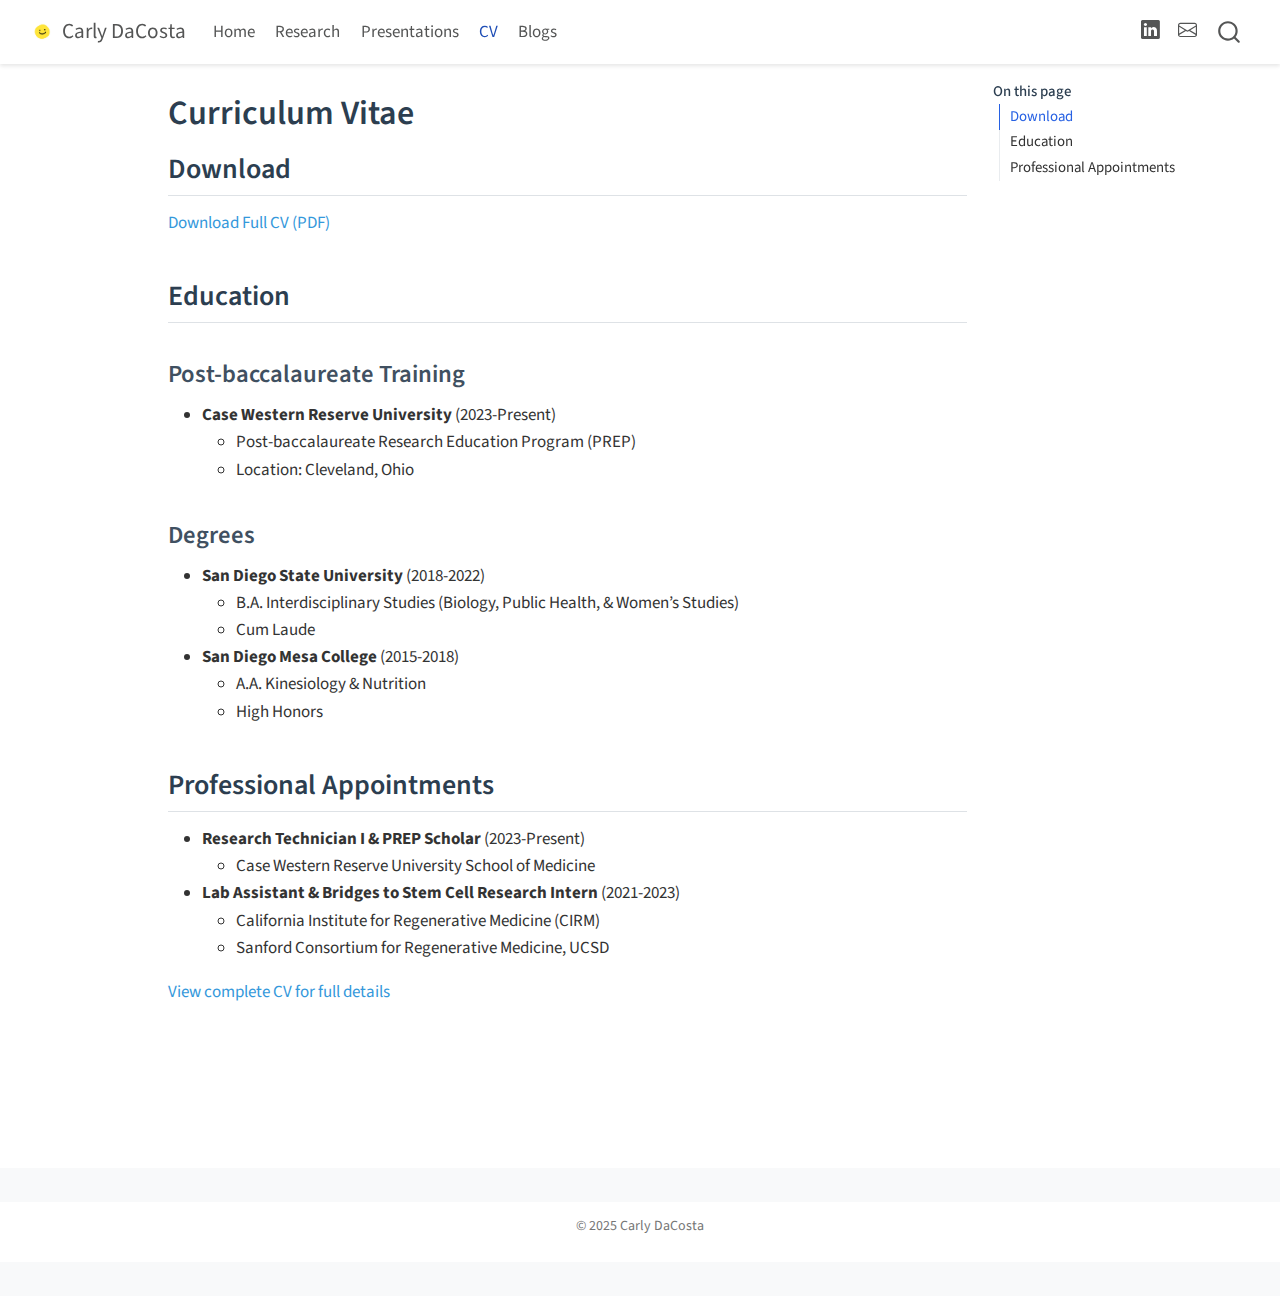
<file: docs/cv/index.html>
<!DOCTYPE html>
<html xmlns="http://www.w3.org/1999/xhtml" lang="en" xml:lang="en"><head>

<meta charset="utf-8">
<meta name="generator" content="quarto-1.5.57">

<meta name="viewport" content="width=device-width, initial-scale=1.0, user-scalable=yes">


<title>Curriculum Vitae – Carly DaCosta</title>
<style>
code{white-space: pre-wrap;}
span.smallcaps{font-variant: small-caps;}
div.columns{display: flex; gap: min(4vw, 1.5em);}
div.column{flex: auto; overflow-x: auto;}
div.hanging-indent{margin-left: 1.5em; text-indent: -1.5em;}
ul.task-list{list-style: none;}
ul.task-list li input[type="checkbox"] {
  width: 0.8em;
  margin: 0 0.8em 0.2em -1em; /* quarto-specific, see https://github.com/quarto-dev/quarto-cli/issues/4556 */ 
  vertical-align: middle;
}
</style>


<script src="../site_libs/quarto-nav/quarto-nav.js"></script>
<script src="../site_libs/quarto-nav/headroom.min.js"></script>
<script src="../site_libs/clipboard/clipboard.min.js"></script>
<script src="../site_libs/quarto-search/autocomplete.umd.js"></script>
<script src="../site_libs/quarto-search/fuse.min.js"></script>
<script src="../site_libs/quarto-search/quarto-search.js"></script>
<meta name="quarto:offset" content="../">
<link href="../img/smile.jpg" rel="icon" type="image/jpeg">
<script src="../site_libs/quarto-html/quarto.js"></script>
<script src="../site_libs/quarto-html/popper.min.js"></script>
<script src="../site_libs/quarto-html/tippy.umd.min.js"></script>
<script src="../site_libs/quarto-html/anchor.min.js"></script>
<link href="../site_libs/quarto-html/tippy.css" rel="stylesheet">
<link href="../site_libs/quarto-html/quarto-syntax-highlighting.css" rel="stylesheet" id="quarto-text-highlighting-styles">
<script src="../site_libs/bootstrap/bootstrap.min.js"></script>
<link href="../site_libs/bootstrap/bootstrap-icons.css" rel="stylesheet">
<link href="../site_libs/bootstrap/bootstrap.min.css" rel="stylesheet" id="quarto-bootstrap" data-mode="light">
<script id="quarto-search-options" type="application/json">{
  "location": "navbar",
  "copy-button": false,
  "collapse-after": 3,
  "panel-placement": "end",
  "type": "overlay",
  "limit": 50,
  "keyboard-shortcut": [
    "f",
    "/",
    "s"
  ],
  "show-item-context": false,
  "language": {
    "search-no-results-text": "No results",
    "search-matching-documents-text": "matching documents",
    "search-copy-link-title": "Copy link to search",
    "search-hide-matches-text": "Hide additional matches",
    "search-more-match-text": "more match in this document",
    "search-more-matches-text": "more matches in this document",
    "search-clear-button-title": "Clear",
    "search-text-placeholder": "",
    "search-detached-cancel-button-title": "Cancel",
    "search-submit-button-title": "Submit",
    "search-label": "Search"
  }
}</script>


<link rel="stylesheet" href="../styles.css">
</head>

<body class="nav-fixed">

<div id="quarto-search-results"></div>
  <header id="quarto-header" class="headroom fixed-top">
    <nav class="navbar navbar-expand-lg " data-bs-theme="dark">
      <div class="navbar-container container-fluid">
      <div class="navbar-brand-container mx-auto">
    <a href="../index.html" class="navbar-brand navbar-brand-logo">
    <img src="../img/smile.jpg" alt="" class="navbar-logo">
    </a>
    <a class="navbar-brand" href="../index.html">
    <span class="navbar-title">Carly DaCosta</span>
    </a>
  </div>
            <div id="quarto-search" class="" title="Search"></div>
          <button class="navbar-toggler" type="button" data-bs-toggle="collapse" data-bs-target="#navbarCollapse" aria-controls="navbarCollapse" role="menu" aria-expanded="false" aria-label="Toggle navigation" onclick="if (window.quartoToggleHeadroom) { window.quartoToggleHeadroom(); }">
  <span class="navbar-toggler-icon"></span>
</button>
          <div class="collapse navbar-collapse" id="navbarCollapse">
            <ul class="navbar-nav navbar-nav-scroll me-auto">
  <li class="nav-item">
    <a class="nav-link" href="../index.html"> 
<span class="menu-text">Home</span></a>
  </li>  
  <li class="nav-item">
    <a class="nav-link" href="../research/index.html"> 
<span class="menu-text">Research</span></a>
  </li>  
  <li class="nav-item">
    <a class="nav-link" href="../presentations/index.html"> 
<span class="menu-text">Presentations</span></a>
  </li>  
  <li class="nav-item">
    <a class="nav-link active" href="../cv/index.html" aria-current="page"> 
<span class="menu-text">CV</span></a>
  </li>  
  <li class="nav-item">
    <a class="nav-link" href="../blogs/index.html"> 
<span class="menu-text">Blogs</span></a>
  </li>  
</ul>
            <ul class="navbar-nav navbar-nav-scroll ms-auto">
  <li class="nav-item compact">
    <a class="nav-link" href="https://www.linkedin.com/in/carly-dacosta/"> <i class="bi bi-linkedin" role="img">
</i> 
<span class="menu-text"></span></a>
  </li>  
  <li class="nav-item compact">
    <a class="nav-link" href="mailto:carly.dacosta@case.edu"> <i class="bi bi-envelope" role="img">
</i> 
<span class="menu-text"></span></a>
  </li>  
</ul>
          </div> <!-- /navcollapse -->
            <div class="quarto-navbar-tools">
</div>
      </div> <!-- /container-fluid -->
    </nav>
</header>
<!-- content -->
<div id="quarto-content" class="quarto-container page-columns page-rows-contents page-layout-article page-navbar">
<!-- sidebar -->
<!-- margin-sidebar -->
    <div id="quarto-margin-sidebar" class="sidebar margin-sidebar">
        <nav id="TOC" role="doc-toc" class="toc-active">
    <h2 id="toc-title">On this page</h2>
   
  <ul>
  <li><a href="#download" id="toc-download" class="nav-link active" data-scroll-target="#download">Download</a></li>
  <li><a href="#education" id="toc-education" class="nav-link" data-scroll-target="#education">Education</a>
  <ul class="collapse">
  <li><a href="#post-baccalaureate-training" id="toc-post-baccalaureate-training" class="nav-link" data-scroll-target="#post-baccalaureate-training">Post-baccalaureate Training</a></li>
  <li><a href="#degrees" id="toc-degrees" class="nav-link" data-scroll-target="#degrees">Degrees</a></li>
  </ul></li>
  <li><a href="#professional-appointments" id="toc-professional-appointments" class="nav-link" data-scroll-target="#professional-appointments">Professional Appointments</a></li>
  </ul>
</nav>
    </div>
<!-- main -->
<main class="content" id="quarto-document-content">

<header id="title-block-header" class="quarto-title-block default">
<div class="quarto-title">
<h1 class="title">Curriculum Vitae</h1>
</div>



<div class="quarto-title-meta">

    
  
    
  </div>
  


</header>


<section id="download" class="level2">
<h2 class="anchored" data-anchor-id="download">Download</h2>
<p><a href="../files/CV.pdf">Download Full CV (PDF)</a></p>
</section>
<section id="education" class="level2">
<h2 class="anchored" data-anchor-id="education">Education</h2>
<section id="post-baccalaureate-training" class="level3">
<h3 class="anchored" data-anchor-id="post-baccalaureate-training">Post-baccalaureate Training</h3>
<ul>
<li><strong>Case Western Reserve University</strong> (2023-Present)
<ul>
<li>Post-baccalaureate Research Education Program (PREP)</li>
<li>Location: Cleveland, Ohio</li>
</ul></li>
</ul>
</section>
<section id="degrees" class="level3">
<h3 class="anchored" data-anchor-id="degrees">Degrees</h3>
<ul>
<li><strong>San Diego State University</strong> (2018-2022)
<ul>
<li>B.A. Interdisciplinary Studies (Biology, Public Health, &amp; Women’s Studies)</li>
<li>Cum Laude</li>
</ul></li>
<li><strong>San Diego Mesa College</strong> (2015-2018)
<ul>
<li>A.A. Kinesiology &amp; Nutrition</li>
<li>High Honors</li>
</ul></li>
</ul>
</section>
</section>
<section id="professional-appointments" class="level2">
<h2 class="anchored" data-anchor-id="professional-appointments">Professional Appointments</h2>
<ul>
<li><strong>Research Technician I &amp; PREP Scholar</strong> (2023-Present)
<ul>
<li>Case Western Reserve University School of Medicine</li>
</ul></li>
<li><strong>Lab Assistant &amp; Bridges to Stem Cell Research Intern</strong> (2021-2023)
<ul>
<li>California Institute for Regenerative Medicine (CIRM)</li>
<li>Sanford Consortium for Regenerative Medicine, UCSD</li>
</ul></li>
</ul>
<p><a href="../files/CV.pdf">View complete CV for full details</a></p>


</section>

</main> <!-- /main -->
<script id="quarto-html-after-body" type="application/javascript">
window.document.addEventListener("DOMContentLoaded", function (event) {
  const toggleBodyColorMode = (bsSheetEl) => {
    const mode = bsSheetEl.getAttribute("data-mode");
    const bodyEl = window.document.querySelector("body");
    if (mode === "dark") {
      bodyEl.classList.add("quarto-dark");
      bodyEl.classList.remove("quarto-light");
    } else {
      bodyEl.classList.add("quarto-light");
      bodyEl.classList.remove("quarto-dark");
    }
  }
  const toggleBodyColorPrimary = () => {
    const bsSheetEl = window.document.querySelector("link#quarto-bootstrap");
    if (bsSheetEl) {
      toggleBodyColorMode(bsSheetEl);
    }
  }
  toggleBodyColorPrimary();  
  const icon = "";
  const anchorJS = new window.AnchorJS();
  anchorJS.options = {
    placement: 'right',
    icon: icon
  };
  anchorJS.add('.anchored');
  const isCodeAnnotation = (el) => {
    for (const clz of el.classList) {
      if (clz.startsWith('code-annotation-')) {                     
        return true;
      }
    }
    return false;
  }
  const onCopySuccess = function(e) {
    // button target
    const button = e.trigger;
    // don't keep focus
    button.blur();
    // flash "checked"
    button.classList.add('code-copy-button-checked');
    var currentTitle = button.getAttribute("title");
    button.setAttribute("title", "Copied!");
    let tooltip;
    if (window.bootstrap) {
      button.setAttribute("data-bs-toggle", "tooltip");
      button.setAttribute("data-bs-placement", "left");
      button.setAttribute("data-bs-title", "Copied!");
      tooltip = new bootstrap.Tooltip(button, 
        { trigger: "manual", 
          customClass: "code-copy-button-tooltip",
          offset: [0, -8]});
      tooltip.show();    
    }
    setTimeout(function() {
      if (tooltip) {
        tooltip.hide();
        button.removeAttribute("data-bs-title");
        button.removeAttribute("data-bs-toggle");
        button.removeAttribute("data-bs-placement");
      }
      button.setAttribute("title", currentTitle);
      button.classList.remove('code-copy-button-checked');
    }, 1000);
    // clear code selection
    e.clearSelection();
  }
  const getTextToCopy = function(trigger) {
      const codeEl = trigger.previousElementSibling.cloneNode(true);
      for (const childEl of codeEl.children) {
        if (isCodeAnnotation(childEl)) {
          childEl.remove();
        }
      }
      return codeEl.innerText;
  }
  const clipboard = new window.ClipboardJS('.code-copy-button:not([data-in-quarto-modal])', {
    text: getTextToCopy
  });
  clipboard.on('success', onCopySuccess);
  if (window.document.getElementById('quarto-embedded-source-code-modal')) {
    // For code content inside modals, clipBoardJS needs to be initialized with a container option
    // TODO: Check when it could be a function (https://github.com/zenorocha/clipboard.js/issues/860)
    const clipboardModal = new window.ClipboardJS('.code-copy-button[data-in-quarto-modal]', {
      text: getTextToCopy,
      container: window.document.getElementById('quarto-embedded-source-code-modal')
    });
    clipboardModal.on('success', onCopySuccess);
  }
    var localhostRegex = new RegExp(/^(?:http|https):\/\/localhost\:?[0-9]*\//);
    var mailtoRegex = new RegExp(/^mailto:/);
      var filterRegex = new RegExp('/' + window.location.host + '/');
    var isInternal = (href) => {
        return filterRegex.test(href) || localhostRegex.test(href) || mailtoRegex.test(href);
    }
    // Inspect non-navigation links and adorn them if external
 	var links = window.document.querySelectorAll('a[href]:not(.nav-link):not(.navbar-brand):not(.toc-action):not(.sidebar-link):not(.sidebar-item-toggle):not(.pagination-link):not(.no-external):not([aria-hidden]):not(.dropdown-item):not(.quarto-navigation-tool):not(.about-link)');
    for (var i=0; i<links.length; i++) {
      const link = links[i];
      if (!isInternal(link.href)) {
        // undo the damage that might have been done by quarto-nav.js in the case of
        // links that we want to consider external
        if (link.dataset.originalHref !== undefined) {
          link.href = link.dataset.originalHref;
        }
      }
    }
  function tippyHover(el, contentFn, onTriggerFn, onUntriggerFn) {
    const config = {
      allowHTML: true,
      maxWidth: 500,
      delay: 100,
      arrow: false,
      appendTo: function(el) {
          return el.parentElement;
      },
      interactive: true,
      interactiveBorder: 10,
      theme: 'quarto',
      placement: 'bottom-start',
    };
    if (contentFn) {
      config.content = contentFn;
    }
    if (onTriggerFn) {
      config.onTrigger = onTriggerFn;
    }
    if (onUntriggerFn) {
      config.onUntrigger = onUntriggerFn;
    }
    window.tippy(el, config); 
  }
  const noterefs = window.document.querySelectorAll('a[role="doc-noteref"]');
  for (var i=0; i<noterefs.length; i++) {
    const ref = noterefs[i];
    tippyHover(ref, function() {
      // use id or data attribute instead here
      let href = ref.getAttribute('data-footnote-href') || ref.getAttribute('href');
      try { href = new URL(href).hash; } catch {}
      const id = href.replace(/^#\/?/, "");
      const note = window.document.getElementById(id);
      if (note) {
        return note.innerHTML;
      } else {
        return "";
      }
    });
  }
  const xrefs = window.document.querySelectorAll('a.quarto-xref');
  const processXRef = (id, note) => {
    // Strip column container classes
    const stripColumnClz = (el) => {
      el.classList.remove("page-full", "page-columns");
      if (el.children) {
        for (const child of el.children) {
          stripColumnClz(child);
        }
      }
    }
    stripColumnClz(note)
    if (id === null || id.startsWith('sec-')) {
      // Special case sections, only their first couple elements
      const container = document.createElement("div");
      if (note.children && note.children.length > 2) {
        container.appendChild(note.children[0].cloneNode(true));
        for (let i = 1; i < note.children.length; i++) {
          const child = note.children[i];
          if (child.tagName === "P" && child.innerText === "") {
            continue;
          } else {
            container.appendChild(child.cloneNode(true));
            break;
          }
        }
        if (window.Quarto?.typesetMath) {
          window.Quarto.typesetMath(container);
        }
        return container.innerHTML
      } else {
        if (window.Quarto?.typesetMath) {
          window.Quarto.typesetMath(note);
        }
        return note.innerHTML;
      }
    } else {
      // Remove any anchor links if they are present
      const anchorLink = note.querySelector('a.anchorjs-link');
      if (anchorLink) {
        anchorLink.remove();
      }
      if (window.Quarto?.typesetMath) {
        window.Quarto.typesetMath(note);
      }
      // TODO in 1.5, we should make sure this works without a callout special case
      if (note.classList.contains("callout")) {
        return note.outerHTML;
      } else {
        return note.innerHTML;
      }
    }
  }
  for (var i=0; i<xrefs.length; i++) {
    const xref = xrefs[i];
    tippyHover(xref, undefined, function(instance) {
      instance.disable();
      let url = xref.getAttribute('href');
      let hash = undefined; 
      if (url.startsWith('#')) {
        hash = url;
      } else {
        try { hash = new URL(url).hash; } catch {}
      }
      if (hash) {
        const id = hash.replace(/^#\/?/, "");
        const note = window.document.getElementById(id);
        if (note !== null) {
          try {
            const html = processXRef(id, note.cloneNode(true));
            instance.setContent(html);
          } finally {
            instance.enable();
            instance.show();
          }
        } else {
          // See if we can fetch this
          fetch(url.split('#')[0])
          .then(res => res.text())
          .then(html => {
            const parser = new DOMParser();
            const htmlDoc = parser.parseFromString(html, "text/html");
            const note = htmlDoc.getElementById(id);
            if (note !== null) {
              const html = processXRef(id, note);
              instance.setContent(html);
            } 
          }).finally(() => {
            instance.enable();
            instance.show();
          });
        }
      } else {
        // See if we can fetch a full url (with no hash to target)
        // This is a special case and we should probably do some content thinning / targeting
        fetch(url)
        .then(res => res.text())
        .then(html => {
          const parser = new DOMParser();
          const htmlDoc = parser.parseFromString(html, "text/html");
          const note = htmlDoc.querySelector('main.content');
          if (note !== null) {
            // This should only happen for chapter cross references
            // (since there is no id in the URL)
            // remove the first header
            if (note.children.length > 0 && note.children[0].tagName === "HEADER") {
              note.children[0].remove();
            }
            const html = processXRef(null, note);
            instance.setContent(html);
          } 
        }).finally(() => {
          instance.enable();
          instance.show();
        });
      }
    }, function(instance) {
    });
  }
      let selectedAnnoteEl;
      const selectorForAnnotation = ( cell, annotation) => {
        let cellAttr = 'data-code-cell="' + cell + '"';
        let lineAttr = 'data-code-annotation="' +  annotation + '"';
        const selector = 'span[' + cellAttr + '][' + lineAttr + ']';
        return selector;
      }
      const selectCodeLines = (annoteEl) => {
        const doc = window.document;
        const targetCell = annoteEl.getAttribute("data-target-cell");
        const targetAnnotation = annoteEl.getAttribute("data-target-annotation");
        const annoteSpan = window.document.querySelector(selectorForAnnotation(targetCell, targetAnnotation));
        const lines = annoteSpan.getAttribute("data-code-lines").split(",");
        const lineIds = lines.map((line) => {
          return targetCell + "-" + line;
        })
        let top = null;
        let height = null;
        let parent = null;
        if (lineIds.length > 0) {
            //compute the position of the single el (top and bottom and make a div)
            const el = window.document.getElementById(lineIds[0]);
            top = el.offsetTop;
            height = el.offsetHeight;
            parent = el.parentElement.parentElement;
          if (lineIds.length > 1) {
            const lastEl = window.document.getElementById(lineIds[lineIds.length - 1]);
            const bottom = lastEl.offsetTop + lastEl.offsetHeight;
            height = bottom - top;
          }
          if (top !== null && height !== null && parent !== null) {
            // cook up a div (if necessary) and position it 
            let div = window.document.getElementById("code-annotation-line-highlight");
            if (div === null) {
              div = window.document.createElement("div");
              div.setAttribute("id", "code-annotation-line-highlight");
              div.style.position = 'absolute';
              parent.appendChild(div);
            }
            div.style.top = top - 2 + "px";
            div.style.height = height + 4 + "px";
            div.style.left = 0;
            let gutterDiv = window.document.getElementById("code-annotation-line-highlight-gutter");
            if (gutterDiv === null) {
              gutterDiv = window.document.createElement("div");
              gutterDiv.setAttribute("id", "code-annotation-line-highlight-gutter");
              gutterDiv.style.position = 'absolute';
              const codeCell = window.document.getElementById(targetCell);
              const gutter = codeCell.querySelector('.code-annotation-gutter');
              gutter.appendChild(gutterDiv);
            }
            gutterDiv.style.top = top - 2 + "px";
            gutterDiv.style.height = height + 4 + "px";
          }
          selectedAnnoteEl = annoteEl;
        }
      };
      const unselectCodeLines = () => {
        const elementsIds = ["code-annotation-line-highlight", "code-annotation-line-highlight-gutter"];
        elementsIds.forEach((elId) => {
          const div = window.document.getElementById(elId);
          if (div) {
            div.remove();
          }
        });
        selectedAnnoteEl = undefined;
      };
        // Handle positioning of the toggle
    window.addEventListener(
      "resize",
      throttle(() => {
        elRect = undefined;
        if (selectedAnnoteEl) {
          selectCodeLines(selectedAnnoteEl);
        }
      }, 10)
    );
    function throttle(fn, ms) {
    let throttle = false;
    let timer;
      return (...args) => {
        if(!throttle) { // first call gets through
            fn.apply(this, args);
            throttle = true;
        } else { // all the others get throttled
            if(timer) clearTimeout(timer); // cancel #2
            timer = setTimeout(() => {
              fn.apply(this, args);
              timer = throttle = false;
            }, ms);
        }
      };
    }
      // Attach click handler to the DT
      const annoteDls = window.document.querySelectorAll('dt[data-target-cell]');
      for (const annoteDlNode of annoteDls) {
        annoteDlNode.addEventListener('click', (event) => {
          const clickedEl = event.target;
          if (clickedEl !== selectedAnnoteEl) {
            unselectCodeLines();
            const activeEl = window.document.querySelector('dt[data-target-cell].code-annotation-active');
            if (activeEl) {
              activeEl.classList.remove('code-annotation-active');
            }
            selectCodeLines(clickedEl);
            clickedEl.classList.add('code-annotation-active');
          } else {
            // Unselect the line
            unselectCodeLines();
            clickedEl.classList.remove('code-annotation-active');
          }
        });
      }
  const findCites = (el) => {
    const parentEl = el.parentElement;
    if (parentEl) {
      const cites = parentEl.dataset.cites;
      if (cites) {
        return {
          el,
          cites: cites.split(' ')
        };
      } else {
        return findCites(el.parentElement)
      }
    } else {
      return undefined;
    }
  };
  var bibliorefs = window.document.querySelectorAll('a[role="doc-biblioref"]');
  for (var i=0; i<bibliorefs.length; i++) {
    const ref = bibliorefs[i];
    const citeInfo = findCites(ref);
    if (citeInfo) {
      tippyHover(citeInfo.el, function() {
        var popup = window.document.createElement('div');
        citeInfo.cites.forEach(function(cite) {
          var citeDiv = window.document.createElement('div');
          citeDiv.classList.add('hanging-indent');
          citeDiv.classList.add('csl-entry');
          var biblioDiv = window.document.getElementById('ref-' + cite);
          if (biblioDiv) {
            citeDiv.innerHTML = biblioDiv.innerHTML;
          }
          popup.appendChild(citeDiv);
        });
        return popup.innerHTML;
      });
    }
  }
});
</script>
</div> <!-- /content -->
<footer class="footer">
  <div class="nav-footer">
    <div class="nav-footer-left">
      &nbsp;
    </div>   
    <div class="nav-footer-center">
      <ul class="footer-items list-unstyled">
    <li class="nav-item">
 © 2025 Carly DaCosta
  </li>  
</ul>
    </div>
    <div class="nav-footer-right">
      &nbsp;
    </div>
  </div>
</footer>




</body></html>
</file>
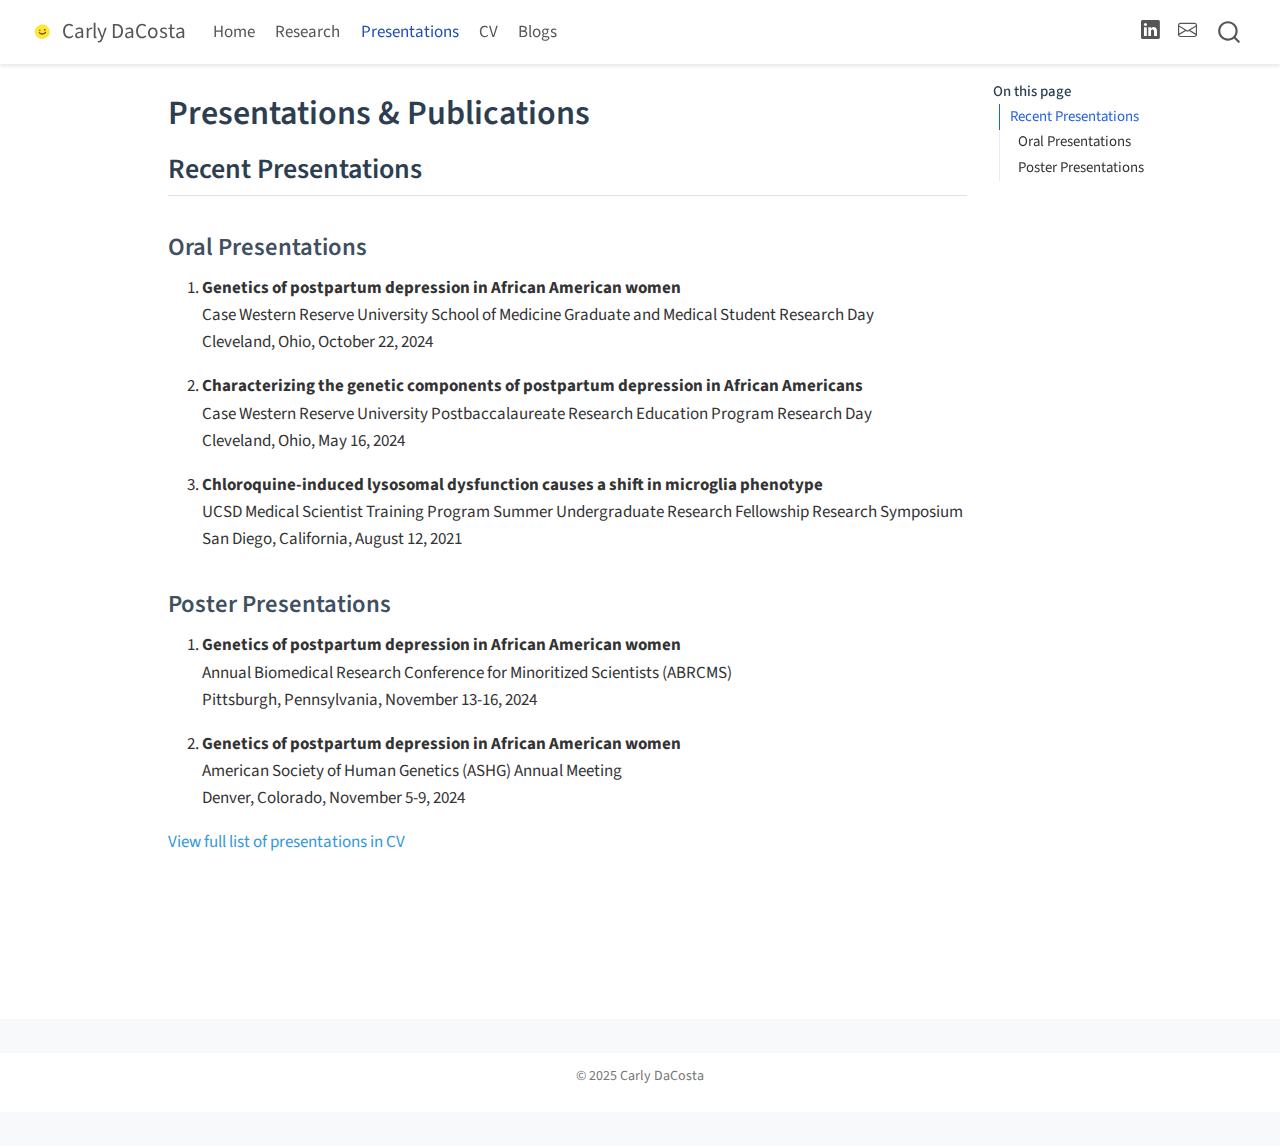
<file: docs/presentations/index.html>
<!DOCTYPE html>
<html xmlns="http://www.w3.org/1999/xhtml" lang="en" xml:lang="en"><head>

<meta charset="utf-8">
<meta name="generator" content="quarto-1.5.57">

<meta name="viewport" content="width=device-width, initial-scale=1.0, user-scalable=yes">


<title>Presentations &amp; Publications – Carly DaCosta</title>
<style>
code{white-space: pre-wrap;}
span.smallcaps{font-variant: small-caps;}
div.columns{display: flex; gap: min(4vw, 1.5em);}
div.column{flex: auto; overflow-x: auto;}
div.hanging-indent{margin-left: 1.5em; text-indent: -1.5em;}
ul.task-list{list-style: none;}
ul.task-list li input[type="checkbox"] {
  width: 0.8em;
  margin: 0 0.8em 0.2em -1em; /* quarto-specific, see https://github.com/quarto-dev/quarto-cli/issues/4556 */ 
  vertical-align: middle;
}
</style>


<script src="../site_libs/quarto-nav/quarto-nav.js"></script>
<script src="../site_libs/quarto-nav/headroom.min.js"></script>
<script src="../site_libs/clipboard/clipboard.min.js"></script>
<script src="../site_libs/quarto-search/autocomplete.umd.js"></script>
<script src="../site_libs/quarto-search/fuse.min.js"></script>
<script src="../site_libs/quarto-search/quarto-search.js"></script>
<meta name="quarto:offset" content="../">
<link href="../img/smile.jpg" rel="icon" type="image/jpeg">
<script src="../site_libs/quarto-html/quarto.js"></script>
<script src="../site_libs/quarto-html/popper.min.js"></script>
<script src="../site_libs/quarto-html/tippy.umd.min.js"></script>
<script src="../site_libs/quarto-html/anchor.min.js"></script>
<link href="../site_libs/quarto-html/tippy.css" rel="stylesheet">
<link href="../site_libs/quarto-html/quarto-syntax-highlighting.css" rel="stylesheet" id="quarto-text-highlighting-styles">
<script src="../site_libs/bootstrap/bootstrap.min.js"></script>
<link href="../site_libs/bootstrap/bootstrap-icons.css" rel="stylesheet">
<link href="../site_libs/bootstrap/bootstrap.min.css" rel="stylesheet" id="quarto-bootstrap" data-mode="light">
<script id="quarto-search-options" type="application/json">{
  "location": "navbar",
  "copy-button": false,
  "collapse-after": 3,
  "panel-placement": "end",
  "type": "overlay",
  "limit": 50,
  "keyboard-shortcut": [
    "f",
    "/",
    "s"
  ],
  "show-item-context": false,
  "language": {
    "search-no-results-text": "No results",
    "search-matching-documents-text": "matching documents",
    "search-copy-link-title": "Copy link to search",
    "search-hide-matches-text": "Hide additional matches",
    "search-more-match-text": "more match in this document",
    "search-more-matches-text": "more matches in this document",
    "search-clear-button-title": "Clear",
    "search-text-placeholder": "",
    "search-detached-cancel-button-title": "Cancel",
    "search-submit-button-title": "Submit",
    "search-label": "Search"
  }
}</script>


<link rel="stylesheet" href="../styles.css">
</head>

<body class="nav-fixed">

<div id="quarto-search-results"></div>
  <header id="quarto-header" class="headroom fixed-top">
    <nav class="navbar navbar-expand-lg " data-bs-theme="dark">
      <div class="navbar-container container-fluid">
      <div class="navbar-brand-container mx-auto">
    <a href="../index.html" class="navbar-brand navbar-brand-logo">
    <img src="../img/smile.jpg" alt="" class="navbar-logo">
    </a>
    <a class="navbar-brand" href="../index.html">
    <span class="navbar-title">Carly DaCosta</span>
    </a>
  </div>
            <div id="quarto-search" class="" title="Search"></div>
          <button class="navbar-toggler" type="button" data-bs-toggle="collapse" data-bs-target="#navbarCollapse" aria-controls="navbarCollapse" role="menu" aria-expanded="false" aria-label="Toggle navigation" onclick="if (window.quartoToggleHeadroom) { window.quartoToggleHeadroom(); }">
  <span class="navbar-toggler-icon"></span>
</button>
          <div class="collapse navbar-collapse" id="navbarCollapse">
            <ul class="navbar-nav navbar-nav-scroll me-auto">
  <li class="nav-item">
    <a class="nav-link" href="../index.html"> 
<span class="menu-text">Home</span></a>
  </li>  
  <li class="nav-item">
    <a class="nav-link" href="../research/index.html"> 
<span class="menu-text">Research</span></a>
  </li>  
  <li class="nav-item">
    <a class="nav-link active" href="../presentations/index.html" aria-current="page"> 
<span class="menu-text">Presentations</span></a>
  </li>  
  <li class="nav-item">
    <a class="nav-link" href="../cv/index.html"> 
<span class="menu-text">CV</span></a>
  </li>  
  <li class="nav-item">
    <a class="nav-link" href="../blogs/index.html"> 
<span class="menu-text">Blogs</span></a>
  </li>  
</ul>
            <ul class="navbar-nav navbar-nav-scroll ms-auto">
  <li class="nav-item compact">
    <a class="nav-link" href="https://www.linkedin.com/in/carly-dacosta/"> <i class="bi bi-linkedin" role="img">
</i> 
<span class="menu-text"></span></a>
  </li>  
  <li class="nav-item compact">
    <a class="nav-link" href="mailto:carly.dacosta@case.edu"> <i class="bi bi-envelope" role="img">
</i> 
<span class="menu-text"></span></a>
  </li>  
</ul>
          </div> <!-- /navcollapse -->
            <div class="quarto-navbar-tools">
</div>
      </div> <!-- /container-fluid -->
    </nav>
</header>
<!-- content -->
<div id="quarto-content" class="quarto-container page-columns page-rows-contents page-layout-article page-navbar">
<!-- sidebar -->
<!-- margin-sidebar -->
    <div id="quarto-margin-sidebar" class="sidebar margin-sidebar">
        <nav id="TOC" role="doc-toc" class="toc-active">
    <h2 id="toc-title">On this page</h2>
   
  <ul>
  <li><a href="#recent-presentations" id="toc-recent-presentations" class="nav-link active" data-scroll-target="#recent-presentations">Recent Presentations</a>
  <ul class="collapse">
  <li><a href="#oral-presentations" id="toc-oral-presentations" class="nav-link" data-scroll-target="#oral-presentations">Oral Presentations</a></li>
  <li><a href="#poster-presentations" id="toc-poster-presentations" class="nav-link" data-scroll-target="#poster-presentations">Poster Presentations</a></li>
  </ul></li>
  </ul>
</nav>
    </div>
<!-- main -->
<main class="content" id="quarto-document-content">

<header id="title-block-header" class="quarto-title-block default">
<div class="quarto-title">
<h1 class="title">Presentations &amp; Publications</h1>
</div>



<div class="quarto-title-meta">

    
  
    
  </div>
  


</header>


<section id="recent-presentations" class="level2">
<h2 class="anchored" data-anchor-id="recent-presentations">Recent Presentations</h2>
<section id="oral-presentations" class="level3">
<h3 class="anchored" data-anchor-id="oral-presentations">Oral Presentations</h3>
<ol type="1">
<li><p><strong>Genetics of postpartum depression in African American women</strong><br>
Case Western Reserve University School of Medicine Graduate and Medical Student Research Day<br>
Cleveland, Ohio, October 22, 2024</p></li>
<li><p><strong>Characterizing the genetic components of postpartum depression in African Americans</strong><br>
Case Western Reserve University Postbaccalaureate Research Education Program Research Day<br>
Cleveland, Ohio, May 16, 2024</p></li>
<li><p><strong>Chloroquine-induced lysosomal dysfunction causes a shift in microglia phenotype</strong><br>
UCSD Medical Scientist Training Program Summer Undergraduate Research Fellowship Research Symposium<br>
San Diego, California, August 12, 2021</p></li>
</ol>
</section>
<section id="poster-presentations" class="level3">
<h3 class="anchored" data-anchor-id="poster-presentations">Poster Presentations</h3>
<ol type="1">
<li><p><strong>Genetics of postpartum depression in African American women</strong><br>
Annual Biomedical Research Conference for Minoritized Scientists (ABRCMS)<br>
Pittsburgh, Pennsylvania, November 13-16, 2024</p></li>
<li><p><strong>Genetics of postpartum depression in African American women</strong><br>
American Society of Human Genetics (ASHG) Annual Meeting<br>
Denver, Colorado, November 5-9, 2024</p></li>
</ol>
<p><a href="../files/CV.pdf">View full list of presentations in CV</a></p>


</section>
</section>

</main> <!-- /main -->
<script id="quarto-html-after-body" type="application/javascript">
window.document.addEventListener("DOMContentLoaded", function (event) {
  const toggleBodyColorMode = (bsSheetEl) => {
    const mode = bsSheetEl.getAttribute("data-mode");
    const bodyEl = window.document.querySelector("body");
    if (mode === "dark") {
      bodyEl.classList.add("quarto-dark");
      bodyEl.classList.remove("quarto-light");
    } else {
      bodyEl.classList.add("quarto-light");
      bodyEl.classList.remove("quarto-dark");
    }
  }
  const toggleBodyColorPrimary = () => {
    const bsSheetEl = window.document.querySelector("link#quarto-bootstrap");
    if (bsSheetEl) {
      toggleBodyColorMode(bsSheetEl);
    }
  }
  toggleBodyColorPrimary();  
  const icon = "";
  const anchorJS = new window.AnchorJS();
  anchorJS.options = {
    placement: 'right',
    icon: icon
  };
  anchorJS.add('.anchored');
  const isCodeAnnotation = (el) => {
    for (const clz of el.classList) {
      if (clz.startsWith('code-annotation-')) {                     
        return true;
      }
    }
    return false;
  }
  const onCopySuccess = function(e) {
    // button target
    const button = e.trigger;
    // don't keep focus
    button.blur();
    // flash "checked"
    button.classList.add('code-copy-button-checked');
    var currentTitle = button.getAttribute("title");
    button.setAttribute("title", "Copied!");
    let tooltip;
    if (window.bootstrap) {
      button.setAttribute("data-bs-toggle", "tooltip");
      button.setAttribute("data-bs-placement", "left");
      button.setAttribute("data-bs-title", "Copied!");
      tooltip = new bootstrap.Tooltip(button, 
        { trigger: "manual", 
          customClass: "code-copy-button-tooltip",
          offset: [0, -8]});
      tooltip.show();    
    }
    setTimeout(function() {
      if (tooltip) {
        tooltip.hide();
        button.removeAttribute("data-bs-title");
        button.removeAttribute("data-bs-toggle");
        button.removeAttribute("data-bs-placement");
      }
      button.setAttribute("title", currentTitle);
      button.classList.remove('code-copy-button-checked');
    }, 1000);
    // clear code selection
    e.clearSelection();
  }
  const getTextToCopy = function(trigger) {
      const codeEl = trigger.previousElementSibling.cloneNode(true);
      for (const childEl of codeEl.children) {
        if (isCodeAnnotation(childEl)) {
          childEl.remove();
        }
      }
      return codeEl.innerText;
  }
  const clipboard = new window.ClipboardJS('.code-copy-button:not([data-in-quarto-modal])', {
    text: getTextToCopy
  });
  clipboard.on('success', onCopySuccess);
  if (window.document.getElementById('quarto-embedded-source-code-modal')) {
    // For code content inside modals, clipBoardJS needs to be initialized with a container option
    // TODO: Check when it could be a function (https://github.com/zenorocha/clipboard.js/issues/860)
    const clipboardModal = new window.ClipboardJS('.code-copy-button[data-in-quarto-modal]', {
      text: getTextToCopy,
      container: window.document.getElementById('quarto-embedded-source-code-modal')
    });
    clipboardModal.on('success', onCopySuccess);
  }
    var localhostRegex = new RegExp(/^(?:http|https):\/\/localhost\:?[0-9]*\//);
    var mailtoRegex = new RegExp(/^mailto:/);
      var filterRegex = new RegExp('/' + window.location.host + '/');
    var isInternal = (href) => {
        return filterRegex.test(href) || localhostRegex.test(href) || mailtoRegex.test(href);
    }
    // Inspect non-navigation links and adorn them if external
 	var links = window.document.querySelectorAll('a[href]:not(.nav-link):not(.navbar-brand):not(.toc-action):not(.sidebar-link):not(.sidebar-item-toggle):not(.pagination-link):not(.no-external):not([aria-hidden]):not(.dropdown-item):not(.quarto-navigation-tool):not(.about-link)');
    for (var i=0; i<links.length; i++) {
      const link = links[i];
      if (!isInternal(link.href)) {
        // undo the damage that might have been done by quarto-nav.js in the case of
        // links that we want to consider external
        if (link.dataset.originalHref !== undefined) {
          link.href = link.dataset.originalHref;
        }
      }
    }
  function tippyHover(el, contentFn, onTriggerFn, onUntriggerFn) {
    const config = {
      allowHTML: true,
      maxWidth: 500,
      delay: 100,
      arrow: false,
      appendTo: function(el) {
          return el.parentElement;
      },
      interactive: true,
      interactiveBorder: 10,
      theme: 'quarto',
      placement: 'bottom-start',
    };
    if (contentFn) {
      config.content = contentFn;
    }
    if (onTriggerFn) {
      config.onTrigger = onTriggerFn;
    }
    if (onUntriggerFn) {
      config.onUntrigger = onUntriggerFn;
    }
    window.tippy(el, config); 
  }
  const noterefs = window.document.querySelectorAll('a[role="doc-noteref"]');
  for (var i=0; i<noterefs.length; i++) {
    const ref = noterefs[i];
    tippyHover(ref, function() {
      // use id or data attribute instead here
      let href = ref.getAttribute('data-footnote-href') || ref.getAttribute('href');
      try { href = new URL(href).hash; } catch {}
      const id = href.replace(/^#\/?/, "");
      const note = window.document.getElementById(id);
      if (note) {
        return note.innerHTML;
      } else {
        return "";
      }
    });
  }
  const xrefs = window.document.querySelectorAll('a.quarto-xref');
  const processXRef = (id, note) => {
    // Strip column container classes
    const stripColumnClz = (el) => {
      el.classList.remove("page-full", "page-columns");
      if (el.children) {
        for (const child of el.children) {
          stripColumnClz(child);
        }
      }
    }
    stripColumnClz(note)
    if (id === null || id.startsWith('sec-')) {
      // Special case sections, only their first couple elements
      const container = document.createElement("div");
      if (note.children && note.children.length > 2) {
        container.appendChild(note.children[0].cloneNode(true));
        for (let i = 1; i < note.children.length; i++) {
          const child = note.children[i];
          if (child.tagName === "P" && child.innerText === "") {
            continue;
          } else {
            container.appendChild(child.cloneNode(true));
            break;
          }
        }
        if (window.Quarto?.typesetMath) {
          window.Quarto.typesetMath(container);
        }
        return container.innerHTML
      } else {
        if (window.Quarto?.typesetMath) {
          window.Quarto.typesetMath(note);
        }
        return note.innerHTML;
      }
    } else {
      // Remove any anchor links if they are present
      const anchorLink = note.querySelector('a.anchorjs-link');
      if (anchorLink) {
        anchorLink.remove();
      }
      if (window.Quarto?.typesetMath) {
        window.Quarto.typesetMath(note);
      }
      // TODO in 1.5, we should make sure this works without a callout special case
      if (note.classList.contains("callout")) {
        return note.outerHTML;
      } else {
        return note.innerHTML;
      }
    }
  }
  for (var i=0; i<xrefs.length; i++) {
    const xref = xrefs[i];
    tippyHover(xref, undefined, function(instance) {
      instance.disable();
      let url = xref.getAttribute('href');
      let hash = undefined; 
      if (url.startsWith('#')) {
        hash = url;
      } else {
        try { hash = new URL(url).hash; } catch {}
      }
      if (hash) {
        const id = hash.replace(/^#\/?/, "");
        const note = window.document.getElementById(id);
        if (note !== null) {
          try {
            const html = processXRef(id, note.cloneNode(true));
            instance.setContent(html);
          } finally {
            instance.enable();
            instance.show();
          }
        } else {
          // See if we can fetch this
          fetch(url.split('#')[0])
          .then(res => res.text())
          .then(html => {
            const parser = new DOMParser();
            const htmlDoc = parser.parseFromString(html, "text/html");
            const note = htmlDoc.getElementById(id);
            if (note !== null) {
              const html = processXRef(id, note);
              instance.setContent(html);
            } 
          }).finally(() => {
            instance.enable();
            instance.show();
          });
        }
      } else {
        // See if we can fetch a full url (with no hash to target)
        // This is a special case and we should probably do some content thinning / targeting
        fetch(url)
        .then(res => res.text())
        .then(html => {
          const parser = new DOMParser();
          const htmlDoc = parser.parseFromString(html, "text/html");
          const note = htmlDoc.querySelector('main.content');
          if (note !== null) {
            // This should only happen for chapter cross references
            // (since there is no id in the URL)
            // remove the first header
            if (note.children.length > 0 && note.children[0].tagName === "HEADER") {
              note.children[0].remove();
            }
            const html = processXRef(null, note);
            instance.setContent(html);
          } 
        }).finally(() => {
          instance.enable();
          instance.show();
        });
      }
    }, function(instance) {
    });
  }
      let selectedAnnoteEl;
      const selectorForAnnotation = ( cell, annotation) => {
        let cellAttr = 'data-code-cell="' + cell + '"';
        let lineAttr = 'data-code-annotation="' +  annotation + '"';
        const selector = 'span[' + cellAttr + '][' + lineAttr + ']';
        return selector;
      }
      const selectCodeLines = (annoteEl) => {
        const doc = window.document;
        const targetCell = annoteEl.getAttribute("data-target-cell");
        const targetAnnotation = annoteEl.getAttribute("data-target-annotation");
        const annoteSpan = window.document.querySelector(selectorForAnnotation(targetCell, targetAnnotation));
        const lines = annoteSpan.getAttribute("data-code-lines").split(",");
        const lineIds = lines.map((line) => {
          return targetCell + "-" + line;
        })
        let top = null;
        let height = null;
        let parent = null;
        if (lineIds.length > 0) {
            //compute the position of the single el (top and bottom and make a div)
            const el = window.document.getElementById(lineIds[0]);
            top = el.offsetTop;
            height = el.offsetHeight;
            parent = el.parentElement.parentElement;
          if (lineIds.length > 1) {
            const lastEl = window.document.getElementById(lineIds[lineIds.length - 1]);
            const bottom = lastEl.offsetTop + lastEl.offsetHeight;
            height = bottom - top;
          }
          if (top !== null && height !== null && parent !== null) {
            // cook up a div (if necessary) and position it 
            let div = window.document.getElementById("code-annotation-line-highlight");
            if (div === null) {
              div = window.document.createElement("div");
              div.setAttribute("id", "code-annotation-line-highlight");
              div.style.position = 'absolute';
              parent.appendChild(div);
            }
            div.style.top = top - 2 + "px";
            div.style.height = height + 4 + "px";
            div.style.left = 0;
            let gutterDiv = window.document.getElementById("code-annotation-line-highlight-gutter");
            if (gutterDiv === null) {
              gutterDiv = window.document.createElement("div");
              gutterDiv.setAttribute("id", "code-annotation-line-highlight-gutter");
              gutterDiv.style.position = 'absolute';
              const codeCell = window.document.getElementById(targetCell);
              const gutter = codeCell.querySelector('.code-annotation-gutter');
              gutter.appendChild(gutterDiv);
            }
            gutterDiv.style.top = top - 2 + "px";
            gutterDiv.style.height = height + 4 + "px";
          }
          selectedAnnoteEl = annoteEl;
        }
      };
      const unselectCodeLines = () => {
        const elementsIds = ["code-annotation-line-highlight", "code-annotation-line-highlight-gutter"];
        elementsIds.forEach((elId) => {
          const div = window.document.getElementById(elId);
          if (div) {
            div.remove();
          }
        });
        selectedAnnoteEl = undefined;
      };
        // Handle positioning of the toggle
    window.addEventListener(
      "resize",
      throttle(() => {
        elRect = undefined;
        if (selectedAnnoteEl) {
          selectCodeLines(selectedAnnoteEl);
        }
      }, 10)
    );
    function throttle(fn, ms) {
    let throttle = false;
    let timer;
      return (...args) => {
        if(!throttle) { // first call gets through
            fn.apply(this, args);
            throttle = true;
        } else { // all the others get throttled
            if(timer) clearTimeout(timer); // cancel #2
            timer = setTimeout(() => {
              fn.apply(this, args);
              timer = throttle = false;
            }, ms);
        }
      };
    }
      // Attach click handler to the DT
      const annoteDls = window.document.querySelectorAll('dt[data-target-cell]');
      for (const annoteDlNode of annoteDls) {
        annoteDlNode.addEventListener('click', (event) => {
          const clickedEl = event.target;
          if (clickedEl !== selectedAnnoteEl) {
            unselectCodeLines();
            const activeEl = window.document.querySelector('dt[data-target-cell].code-annotation-active');
            if (activeEl) {
              activeEl.classList.remove('code-annotation-active');
            }
            selectCodeLines(clickedEl);
            clickedEl.classList.add('code-annotation-active');
          } else {
            // Unselect the line
            unselectCodeLines();
            clickedEl.classList.remove('code-annotation-active');
          }
        });
      }
  const findCites = (el) => {
    const parentEl = el.parentElement;
    if (parentEl) {
      const cites = parentEl.dataset.cites;
      if (cites) {
        return {
          el,
          cites: cites.split(' ')
        };
      } else {
        return findCites(el.parentElement)
      }
    } else {
      return undefined;
    }
  };
  var bibliorefs = window.document.querySelectorAll('a[role="doc-biblioref"]');
  for (var i=0; i<bibliorefs.length; i++) {
    const ref = bibliorefs[i];
    const citeInfo = findCites(ref);
    if (citeInfo) {
      tippyHover(citeInfo.el, function() {
        var popup = window.document.createElement('div');
        citeInfo.cites.forEach(function(cite) {
          var citeDiv = window.document.createElement('div');
          citeDiv.classList.add('hanging-indent');
          citeDiv.classList.add('csl-entry');
          var biblioDiv = window.document.getElementById('ref-' + cite);
          if (biblioDiv) {
            citeDiv.innerHTML = biblioDiv.innerHTML;
          }
          popup.appendChild(citeDiv);
        });
        return popup.innerHTML;
      });
    }
  }
});
</script>
</div> <!-- /content -->
<footer class="footer">
  <div class="nav-footer">
    <div class="nav-footer-left">
      &nbsp;
    </div>   
    <div class="nav-footer-center">
      <ul class="footer-items list-unstyled">
    <li class="nav-item">
 © 2025 Carly DaCosta
  </li>  
</ul>
    </div>
    <div class="nav-footer-right">
      &nbsp;
    </div>
  </div>
</footer>




</body></html>
</file>
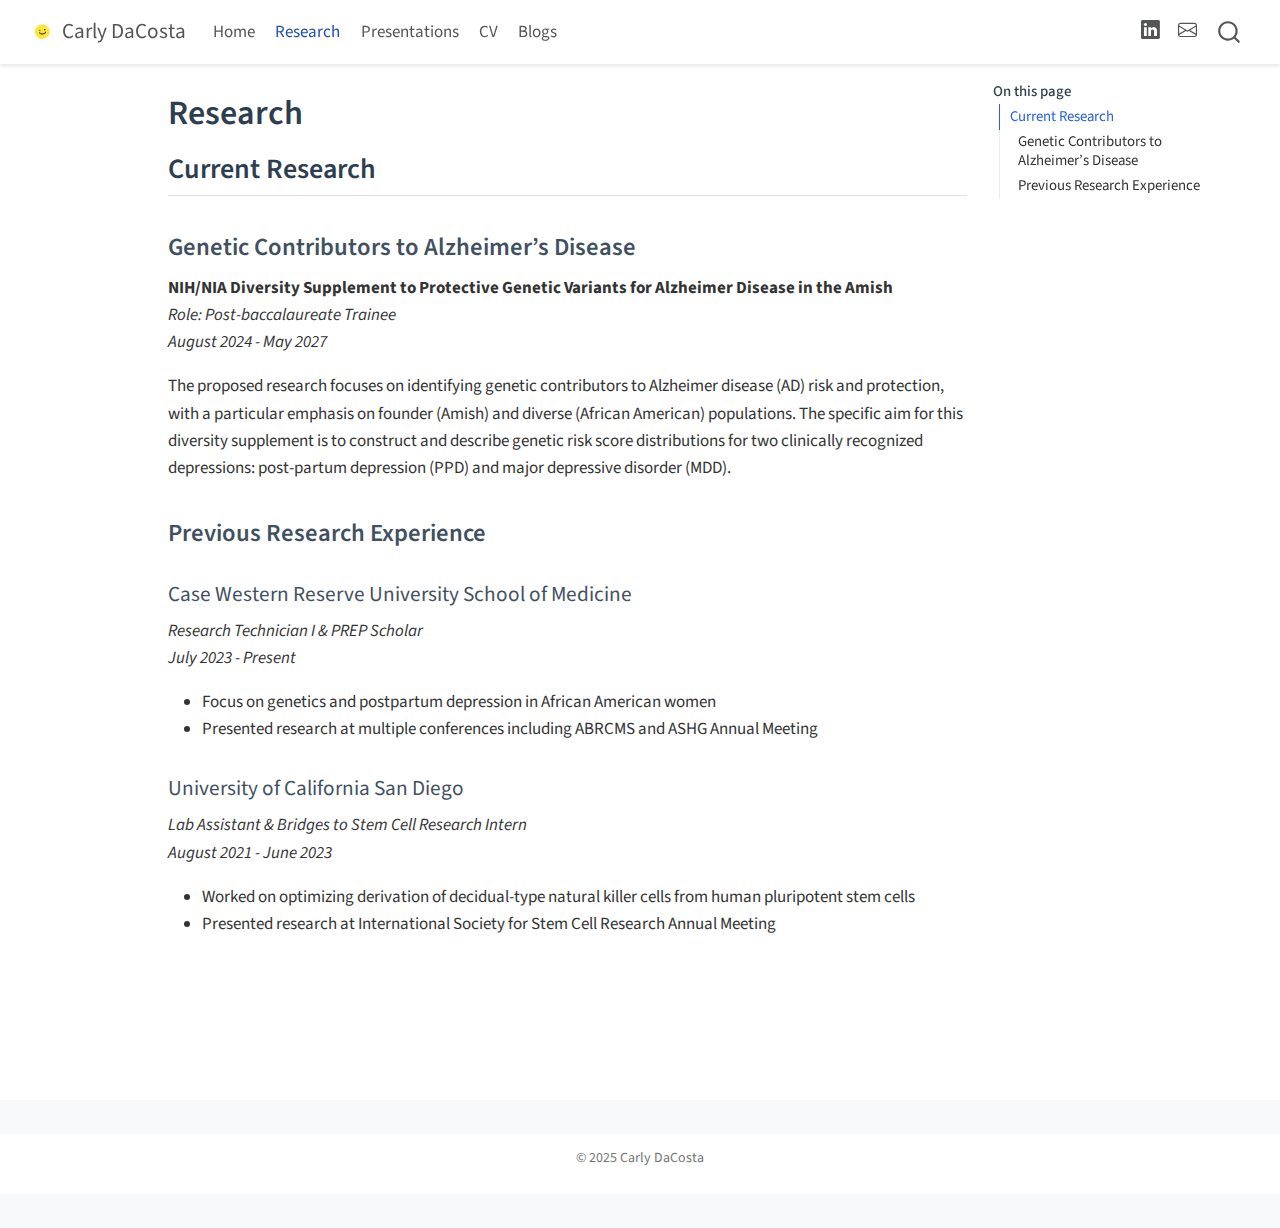
<file: docs/research/index.html>
<!DOCTYPE html>
<html xmlns="http://www.w3.org/1999/xhtml" lang="en" xml:lang="en"><head>

<meta charset="utf-8">
<meta name="generator" content="quarto-1.5.57">

<meta name="viewport" content="width=device-width, initial-scale=1.0, user-scalable=yes">


<title>Research – Carly DaCosta</title>
<style>
code{white-space: pre-wrap;}
span.smallcaps{font-variant: small-caps;}
div.columns{display: flex; gap: min(4vw, 1.5em);}
div.column{flex: auto; overflow-x: auto;}
div.hanging-indent{margin-left: 1.5em; text-indent: -1.5em;}
ul.task-list{list-style: none;}
ul.task-list li input[type="checkbox"] {
  width: 0.8em;
  margin: 0 0.8em 0.2em -1em; /* quarto-specific, see https://github.com/quarto-dev/quarto-cli/issues/4556 */ 
  vertical-align: middle;
}
</style>


<script src="../site_libs/quarto-nav/quarto-nav.js"></script>
<script src="../site_libs/quarto-nav/headroom.min.js"></script>
<script src="../site_libs/clipboard/clipboard.min.js"></script>
<script src="../site_libs/quarto-search/autocomplete.umd.js"></script>
<script src="../site_libs/quarto-search/fuse.min.js"></script>
<script src="../site_libs/quarto-search/quarto-search.js"></script>
<meta name="quarto:offset" content="../">
<link href="../img/smile.jpg" rel="icon" type="image/jpeg">
<script src="../site_libs/quarto-html/quarto.js"></script>
<script src="../site_libs/quarto-html/popper.min.js"></script>
<script src="../site_libs/quarto-html/tippy.umd.min.js"></script>
<script src="../site_libs/quarto-html/anchor.min.js"></script>
<link href="../site_libs/quarto-html/tippy.css" rel="stylesheet">
<link href="../site_libs/quarto-html/quarto-syntax-highlighting.css" rel="stylesheet" id="quarto-text-highlighting-styles">
<script src="../site_libs/bootstrap/bootstrap.min.js"></script>
<link href="../site_libs/bootstrap/bootstrap-icons.css" rel="stylesheet">
<link href="../site_libs/bootstrap/bootstrap.min.css" rel="stylesheet" id="quarto-bootstrap" data-mode="light">
<script id="quarto-search-options" type="application/json">{
  "location": "navbar",
  "copy-button": false,
  "collapse-after": 3,
  "panel-placement": "end",
  "type": "overlay",
  "limit": 50,
  "keyboard-shortcut": [
    "f",
    "/",
    "s"
  ],
  "show-item-context": false,
  "language": {
    "search-no-results-text": "No results",
    "search-matching-documents-text": "matching documents",
    "search-copy-link-title": "Copy link to search",
    "search-hide-matches-text": "Hide additional matches",
    "search-more-match-text": "more match in this document",
    "search-more-matches-text": "more matches in this document",
    "search-clear-button-title": "Clear",
    "search-text-placeholder": "",
    "search-detached-cancel-button-title": "Cancel",
    "search-submit-button-title": "Submit",
    "search-label": "Search"
  }
}</script>


<link rel="stylesheet" href="../styles.css">
</head>

<body class="nav-fixed">

<div id="quarto-search-results"></div>
  <header id="quarto-header" class="headroom fixed-top">
    <nav class="navbar navbar-expand-lg " data-bs-theme="dark">
      <div class="navbar-container container-fluid">
      <div class="navbar-brand-container mx-auto">
    <a href="../index.html" class="navbar-brand navbar-brand-logo">
    <img src="../img/smile.jpg" alt="" class="navbar-logo">
    </a>
    <a class="navbar-brand" href="../index.html">
    <span class="navbar-title">Carly DaCosta</span>
    </a>
  </div>
            <div id="quarto-search" class="" title="Search"></div>
          <button class="navbar-toggler" type="button" data-bs-toggle="collapse" data-bs-target="#navbarCollapse" aria-controls="navbarCollapse" role="menu" aria-expanded="false" aria-label="Toggle navigation" onclick="if (window.quartoToggleHeadroom) { window.quartoToggleHeadroom(); }">
  <span class="navbar-toggler-icon"></span>
</button>
          <div class="collapse navbar-collapse" id="navbarCollapse">
            <ul class="navbar-nav navbar-nav-scroll me-auto">
  <li class="nav-item">
    <a class="nav-link" href="../index.html"> 
<span class="menu-text">Home</span></a>
  </li>  
  <li class="nav-item">
    <a class="nav-link active" href="../research/index.html" aria-current="page"> 
<span class="menu-text">Research</span></a>
  </li>  
  <li class="nav-item">
    <a class="nav-link" href="../presentations/index.html"> 
<span class="menu-text">Presentations</span></a>
  </li>  
  <li class="nav-item">
    <a class="nav-link" href="../cv/index.html"> 
<span class="menu-text">CV</span></a>
  </li>  
  <li class="nav-item">
    <a class="nav-link" href="../blogs/index.html"> 
<span class="menu-text">Blogs</span></a>
  </li>  
</ul>
            <ul class="navbar-nav navbar-nav-scroll ms-auto">
  <li class="nav-item compact">
    <a class="nav-link" href="https://www.linkedin.com/in/carly-dacosta/"> <i class="bi bi-linkedin" role="img">
</i> 
<span class="menu-text"></span></a>
  </li>  
  <li class="nav-item compact">
    <a class="nav-link" href="mailto:carly.dacosta@case.edu"> <i class="bi bi-envelope" role="img">
</i> 
<span class="menu-text"></span></a>
  </li>  
</ul>
          </div> <!-- /navcollapse -->
            <div class="quarto-navbar-tools">
</div>
      </div> <!-- /container-fluid -->
    </nav>
</header>
<!-- content -->
<div id="quarto-content" class="quarto-container page-columns page-rows-contents page-layout-article page-navbar">
<!-- sidebar -->
<!-- margin-sidebar -->
    <div id="quarto-margin-sidebar" class="sidebar margin-sidebar">
        <nav id="TOC" role="doc-toc" class="toc-active">
    <h2 id="toc-title">On this page</h2>
   
  <ul>
  <li><a href="#current-research" id="toc-current-research" class="nav-link active" data-scroll-target="#current-research">Current Research</a>
  <ul class="collapse">
  <li><a href="#genetic-contributors-to-alzheimers-disease" id="toc-genetic-contributors-to-alzheimers-disease" class="nav-link" data-scroll-target="#genetic-contributors-to-alzheimers-disease">Genetic Contributors to Alzheimer’s Disease</a></li>
  <li><a href="#previous-research-experience" id="toc-previous-research-experience" class="nav-link" data-scroll-target="#previous-research-experience">Previous Research Experience</a></li>
  </ul></li>
  </ul>
</nav>
    </div>
<!-- main -->
<main class="content" id="quarto-document-content">

<header id="title-block-header" class="quarto-title-block default">
<div class="quarto-title">
<h1 class="title">Research</h1>
</div>



<div class="quarto-title-meta">

    
  
    
  </div>
  


</header>


<section id="current-research" class="level2">
<h2 class="anchored" data-anchor-id="current-research">Current Research</h2>
<section id="genetic-contributors-to-alzheimers-disease" class="level3">
<h3 class="anchored" data-anchor-id="genetic-contributors-to-alzheimers-disease">Genetic Contributors to Alzheimer’s Disease</h3>
<p><strong>NIH/NIA Diversity Supplement to Protective Genetic Variants for Alzheimer Disease in the Amish</strong><br>
<em>Role: Post-baccalaureate Trainee</em><br>
<em>August 2024 - May 2027</em></p>
<p>The proposed research focuses on identifying genetic contributors to Alzheimer disease (AD) risk and protection, with a particular emphasis on founder (Amish) and diverse (African American) populations. The specific aim for this diversity supplement is to construct and describe genetic risk score distributions for two clinically recognized depressions: post-partum depression (PPD) and major depressive disorder (MDD).</p>
</section>
<section id="previous-research-experience" class="level3">
<h3 class="anchored" data-anchor-id="previous-research-experience">Previous Research Experience</h3>
<section id="case-western-reserve-university-school-of-medicine" class="level4">
<h4 class="anchored" data-anchor-id="case-western-reserve-university-school-of-medicine">Case Western Reserve University School of Medicine</h4>
<p><em>Research Technician I &amp; PREP Scholar</em><br>
<em>July 2023 - Present</em></p>
<ul>
<li>Focus on genetics and postpartum depression in African American women</li>
<li>Presented research at multiple conferences including ABRCMS and ASHG Annual Meeting</li>
</ul>
</section>
<section id="university-of-california-san-diego" class="level4">
<h4 class="anchored" data-anchor-id="university-of-california-san-diego">University of California San Diego</h4>
<p><em>Lab Assistant &amp; Bridges to Stem Cell Research Intern</em><br>
<em>August 2021 - June 2023</em></p>
<ul>
<li>Worked on optimizing derivation of decidual-type natural killer cells from human pluripotent stem cells</li>
<li>Presented research at International Society for Stem Cell Research Annual Meeting</li>
</ul>


</section>
</section>
</section>

</main> <!-- /main -->
<script id="quarto-html-after-body" type="application/javascript">
window.document.addEventListener("DOMContentLoaded", function (event) {
  const toggleBodyColorMode = (bsSheetEl) => {
    const mode = bsSheetEl.getAttribute("data-mode");
    const bodyEl = window.document.querySelector("body");
    if (mode === "dark") {
      bodyEl.classList.add("quarto-dark");
      bodyEl.classList.remove("quarto-light");
    } else {
      bodyEl.classList.add("quarto-light");
      bodyEl.classList.remove("quarto-dark");
    }
  }
  const toggleBodyColorPrimary = () => {
    const bsSheetEl = window.document.querySelector("link#quarto-bootstrap");
    if (bsSheetEl) {
      toggleBodyColorMode(bsSheetEl);
    }
  }
  toggleBodyColorPrimary();  
  const icon = "";
  const anchorJS = new window.AnchorJS();
  anchorJS.options = {
    placement: 'right',
    icon: icon
  };
  anchorJS.add('.anchored');
  const isCodeAnnotation = (el) => {
    for (const clz of el.classList) {
      if (clz.startsWith('code-annotation-')) {                     
        return true;
      }
    }
    return false;
  }
  const onCopySuccess = function(e) {
    // button target
    const button = e.trigger;
    // don't keep focus
    button.blur();
    // flash "checked"
    button.classList.add('code-copy-button-checked');
    var currentTitle = button.getAttribute("title");
    button.setAttribute("title", "Copied!");
    let tooltip;
    if (window.bootstrap) {
      button.setAttribute("data-bs-toggle", "tooltip");
      button.setAttribute("data-bs-placement", "left");
      button.setAttribute("data-bs-title", "Copied!");
      tooltip = new bootstrap.Tooltip(button, 
        { trigger: "manual", 
          customClass: "code-copy-button-tooltip",
          offset: [0, -8]});
      tooltip.show();    
    }
    setTimeout(function() {
      if (tooltip) {
        tooltip.hide();
        button.removeAttribute("data-bs-title");
        button.removeAttribute("data-bs-toggle");
        button.removeAttribute("data-bs-placement");
      }
      button.setAttribute("title", currentTitle);
      button.classList.remove('code-copy-button-checked');
    }, 1000);
    // clear code selection
    e.clearSelection();
  }
  const getTextToCopy = function(trigger) {
      const codeEl = trigger.previousElementSibling.cloneNode(true);
      for (const childEl of codeEl.children) {
        if (isCodeAnnotation(childEl)) {
          childEl.remove();
        }
      }
      return codeEl.innerText;
  }
  const clipboard = new window.ClipboardJS('.code-copy-button:not([data-in-quarto-modal])', {
    text: getTextToCopy
  });
  clipboard.on('success', onCopySuccess);
  if (window.document.getElementById('quarto-embedded-source-code-modal')) {
    // For code content inside modals, clipBoardJS needs to be initialized with a container option
    // TODO: Check when it could be a function (https://github.com/zenorocha/clipboard.js/issues/860)
    const clipboardModal = new window.ClipboardJS('.code-copy-button[data-in-quarto-modal]', {
      text: getTextToCopy,
      container: window.document.getElementById('quarto-embedded-source-code-modal')
    });
    clipboardModal.on('success', onCopySuccess);
  }
    var localhostRegex = new RegExp(/^(?:http|https):\/\/localhost\:?[0-9]*\//);
    var mailtoRegex = new RegExp(/^mailto:/);
      var filterRegex = new RegExp('/' + window.location.host + '/');
    var isInternal = (href) => {
        return filterRegex.test(href) || localhostRegex.test(href) || mailtoRegex.test(href);
    }
    // Inspect non-navigation links and adorn them if external
 	var links = window.document.querySelectorAll('a[href]:not(.nav-link):not(.navbar-brand):not(.toc-action):not(.sidebar-link):not(.sidebar-item-toggle):not(.pagination-link):not(.no-external):not([aria-hidden]):not(.dropdown-item):not(.quarto-navigation-tool):not(.about-link)');
    for (var i=0; i<links.length; i++) {
      const link = links[i];
      if (!isInternal(link.href)) {
        // undo the damage that might have been done by quarto-nav.js in the case of
        // links that we want to consider external
        if (link.dataset.originalHref !== undefined) {
          link.href = link.dataset.originalHref;
        }
      }
    }
  function tippyHover(el, contentFn, onTriggerFn, onUntriggerFn) {
    const config = {
      allowHTML: true,
      maxWidth: 500,
      delay: 100,
      arrow: false,
      appendTo: function(el) {
          return el.parentElement;
      },
      interactive: true,
      interactiveBorder: 10,
      theme: 'quarto',
      placement: 'bottom-start',
    };
    if (contentFn) {
      config.content = contentFn;
    }
    if (onTriggerFn) {
      config.onTrigger = onTriggerFn;
    }
    if (onUntriggerFn) {
      config.onUntrigger = onUntriggerFn;
    }
    window.tippy(el, config); 
  }
  const noterefs = window.document.querySelectorAll('a[role="doc-noteref"]');
  for (var i=0; i<noterefs.length; i++) {
    const ref = noterefs[i];
    tippyHover(ref, function() {
      // use id or data attribute instead here
      let href = ref.getAttribute('data-footnote-href') || ref.getAttribute('href');
      try { href = new URL(href).hash; } catch {}
      const id = href.replace(/^#\/?/, "");
      const note = window.document.getElementById(id);
      if (note) {
        return note.innerHTML;
      } else {
        return "";
      }
    });
  }
  const xrefs = window.document.querySelectorAll('a.quarto-xref');
  const processXRef = (id, note) => {
    // Strip column container classes
    const stripColumnClz = (el) => {
      el.classList.remove("page-full", "page-columns");
      if (el.children) {
        for (const child of el.children) {
          stripColumnClz(child);
        }
      }
    }
    stripColumnClz(note)
    if (id === null || id.startsWith('sec-')) {
      // Special case sections, only their first couple elements
      const container = document.createElement("div");
      if (note.children && note.children.length > 2) {
        container.appendChild(note.children[0].cloneNode(true));
        for (let i = 1; i < note.children.length; i++) {
          const child = note.children[i];
          if (child.tagName === "P" && child.innerText === "") {
            continue;
          } else {
            container.appendChild(child.cloneNode(true));
            break;
          }
        }
        if (window.Quarto?.typesetMath) {
          window.Quarto.typesetMath(container);
        }
        return container.innerHTML
      } else {
        if (window.Quarto?.typesetMath) {
          window.Quarto.typesetMath(note);
        }
        return note.innerHTML;
      }
    } else {
      // Remove any anchor links if they are present
      const anchorLink = note.querySelector('a.anchorjs-link');
      if (anchorLink) {
        anchorLink.remove();
      }
      if (window.Quarto?.typesetMath) {
        window.Quarto.typesetMath(note);
      }
      // TODO in 1.5, we should make sure this works without a callout special case
      if (note.classList.contains("callout")) {
        return note.outerHTML;
      } else {
        return note.innerHTML;
      }
    }
  }
  for (var i=0; i<xrefs.length; i++) {
    const xref = xrefs[i];
    tippyHover(xref, undefined, function(instance) {
      instance.disable();
      let url = xref.getAttribute('href');
      let hash = undefined; 
      if (url.startsWith('#')) {
        hash = url;
      } else {
        try { hash = new URL(url).hash; } catch {}
      }
      if (hash) {
        const id = hash.replace(/^#\/?/, "");
        const note = window.document.getElementById(id);
        if (note !== null) {
          try {
            const html = processXRef(id, note.cloneNode(true));
            instance.setContent(html);
          } finally {
            instance.enable();
            instance.show();
          }
        } else {
          // See if we can fetch this
          fetch(url.split('#')[0])
          .then(res => res.text())
          .then(html => {
            const parser = new DOMParser();
            const htmlDoc = parser.parseFromString(html, "text/html");
            const note = htmlDoc.getElementById(id);
            if (note !== null) {
              const html = processXRef(id, note);
              instance.setContent(html);
            } 
          }).finally(() => {
            instance.enable();
            instance.show();
          });
        }
      } else {
        // See if we can fetch a full url (with no hash to target)
        // This is a special case and we should probably do some content thinning / targeting
        fetch(url)
        .then(res => res.text())
        .then(html => {
          const parser = new DOMParser();
          const htmlDoc = parser.parseFromString(html, "text/html");
          const note = htmlDoc.querySelector('main.content');
          if (note !== null) {
            // This should only happen for chapter cross references
            // (since there is no id in the URL)
            // remove the first header
            if (note.children.length > 0 && note.children[0].tagName === "HEADER") {
              note.children[0].remove();
            }
            const html = processXRef(null, note);
            instance.setContent(html);
          } 
        }).finally(() => {
          instance.enable();
          instance.show();
        });
      }
    }, function(instance) {
    });
  }
      let selectedAnnoteEl;
      const selectorForAnnotation = ( cell, annotation) => {
        let cellAttr = 'data-code-cell="' + cell + '"';
        let lineAttr = 'data-code-annotation="' +  annotation + '"';
        const selector = 'span[' + cellAttr + '][' + lineAttr + ']';
        return selector;
      }
      const selectCodeLines = (annoteEl) => {
        const doc = window.document;
        const targetCell = annoteEl.getAttribute("data-target-cell");
        const targetAnnotation = annoteEl.getAttribute("data-target-annotation");
        const annoteSpan = window.document.querySelector(selectorForAnnotation(targetCell, targetAnnotation));
        const lines = annoteSpan.getAttribute("data-code-lines").split(",");
        const lineIds = lines.map((line) => {
          return targetCell + "-" + line;
        })
        let top = null;
        let height = null;
        let parent = null;
        if (lineIds.length > 0) {
            //compute the position of the single el (top and bottom and make a div)
            const el = window.document.getElementById(lineIds[0]);
            top = el.offsetTop;
            height = el.offsetHeight;
            parent = el.parentElement.parentElement;
          if (lineIds.length > 1) {
            const lastEl = window.document.getElementById(lineIds[lineIds.length - 1]);
            const bottom = lastEl.offsetTop + lastEl.offsetHeight;
            height = bottom - top;
          }
          if (top !== null && height !== null && parent !== null) {
            // cook up a div (if necessary) and position it 
            let div = window.document.getElementById("code-annotation-line-highlight");
            if (div === null) {
              div = window.document.createElement("div");
              div.setAttribute("id", "code-annotation-line-highlight");
              div.style.position = 'absolute';
              parent.appendChild(div);
            }
            div.style.top = top - 2 + "px";
            div.style.height = height + 4 + "px";
            div.style.left = 0;
            let gutterDiv = window.document.getElementById("code-annotation-line-highlight-gutter");
            if (gutterDiv === null) {
              gutterDiv = window.document.createElement("div");
              gutterDiv.setAttribute("id", "code-annotation-line-highlight-gutter");
              gutterDiv.style.position = 'absolute';
              const codeCell = window.document.getElementById(targetCell);
              const gutter = codeCell.querySelector('.code-annotation-gutter');
              gutter.appendChild(gutterDiv);
            }
            gutterDiv.style.top = top - 2 + "px";
            gutterDiv.style.height = height + 4 + "px";
          }
          selectedAnnoteEl = annoteEl;
        }
      };
      const unselectCodeLines = () => {
        const elementsIds = ["code-annotation-line-highlight", "code-annotation-line-highlight-gutter"];
        elementsIds.forEach((elId) => {
          const div = window.document.getElementById(elId);
          if (div) {
            div.remove();
          }
        });
        selectedAnnoteEl = undefined;
      };
        // Handle positioning of the toggle
    window.addEventListener(
      "resize",
      throttle(() => {
        elRect = undefined;
        if (selectedAnnoteEl) {
          selectCodeLines(selectedAnnoteEl);
        }
      }, 10)
    );
    function throttle(fn, ms) {
    let throttle = false;
    let timer;
      return (...args) => {
        if(!throttle) { // first call gets through
            fn.apply(this, args);
            throttle = true;
        } else { // all the others get throttled
            if(timer) clearTimeout(timer); // cancel #2
            timer = setTimeout(() => {
              fn.apply(this, args);
              timer = throttle = false;
            }, ms);
        }
      };
    }
      // Attach click handler to the DT
      const annoteDls = window.document.querySelectorAll('dt[data-target-cell]');
      for (const annoteDlNode of annoteDls) {
        annoteDlNode.addEventListener('click', (event) => {
          const clickedEl = event.target;
          if (clickedEl !== selectedAnnoteEl) {
            unselectCodeLines();
            const activeEl = window.document.querySelector('dt[data-target-cell].code-annotation-active');
            if (activeEl) {
              activeEl.classList.remove('code-annotation-active');
            }
            selectCodeLines(clickedEl);
            clickedEl.classList.add('code-annotation-active');
          } else {
            // Unselect the line
            unselectCodeLines();
            clickedEl.classList.remove('code-annotation-active');
          }
        });
      }
  const findCites = (el) => {
    const parentEl = el.parentElement;
    if (parentEl) {
      const cites = parentEl.dataset.cites;
      if (cites) {
        return {
          el,
          cites: cites.split(' ')
        };
      } else {
        return findCites(el.parentElement)
      }
    } else {
      return undefined;
    }
  };
  var bibliorefs = window.document.querySelectorAll('a[role="doc-biblioref"]');
  for (var i=0; i<bibliorefs.length; i++) {
    const ref = bibliorefs[i];
    const citeInfo = findCites(ref);
    if (citeInfo) {
      tippyHover(citeInfo.el, function() {
        var popup = window.document.createElement('div');
        citeInfo.cites.forEach(function(cite) {
          var citeDiv = window.document.createElement('div');
          citeDiv.classList.add('hanging-indent');
          citeDiv.classList.add('csl-entry');
          var biblioDiv = window.document.getElementById('ref-' + cite);
          if (biblioDiv) {
            citeDiv.innerHTML = biblioDiv.innerHTML;
          }
          popup.appendChild(citeDiv);
        });
        return popup.innerHTML;
      });
    }
  }
});
</script>
</div> <!-- /content -->
<footer class="footer">
  <div class="nav-footer">
    <div class="nav-footer-left">
      &nbsp;
    </div>   
    <div class="nav-footer-center">
      <ul class="footer-items list-unstyled">
    <li class="nav-item">
 © 2025 Carly DaCosta
  </li>  
</ul>
    </div>
    <div class="nav-footer-right">
      &nbsp;
    </div>
  </div>
</footer>




</body></html>
</file>
<file: docs/site_libs/quarto-html/tippy.css>
.tippy-box[data-animation=fade][data-state=hidden]{opacity:0}[data-tippy-root]{max-width:calc(100vw - 10px)}.tippy-box{position:relative;background-color:#333;color:#fff;border-radius:4px;font-size:14px;line-height:1.4;white-space:normal;outline:0;transition-property:transform,visibility,opacity}.tippy-box[data-placement^=top]>.tippy-arrow{bottom:0}.tippy-box[data-placement^=top]>.tippy-arrow:before{bottom:-7px;left:0;border-width:8px 8px 0;border-top-color:initial;transform-origin:center top}.tippy-box[data-placement^=bottom]>.tippy-arrow{top:0}.tippy-box[data-placement^=bottom]>.tippy-arrow:before{top:-7px;left:0;border-width:0 8px 8px;border-bottom-color:initial;transform-origin:center bottom}.tippy-box[data-placement^=left]>.tippy-arrow{right:0}.tippy-box[data-placement^=left]>.tippy-arrow:before{border-width:8px 0 8px 8px;border-left-color:initial;right:-7px;transform-origin:center left}.tippy-box[data-placement^=right]>.tippy-arrow{left:0}.tippy-box[data-placement^=right]>.tippy-arrow:before{left:-7px;border-width:8px 8px 8px 0;border-right-color:initial;transform-origin:center right}.tippy-box[data-inertia][data-state=visible]{transition-timing-function:cubic-bezier(.54,1.5,.38,1.11)}.tippy-arrow{width:16px;height:16px;color:#333}.tippy-arrow:before{content:"";position:absolute;border-color:transparent;border-style:solid}.tippy-content{position:relative;padding:5px 9px;z-index:1}
</file>
<file: docs/site_libs/quarto-html/quarto-syntax-highlighting.css>
/* quarto syntax highlight colors */
:root {
  --quarto-hl-ot-color: #003B4F;
  --quarto-hl-at-color: #657422;
  --quarto-hl-ss-color: #20794D;
  --quarto-hl-an-color: #5E5E5E;
  --quarto-hl-fu-color: #4758AB;
  --quarto-hl-st-color: #20794D;
  --quarto-hl-cf-color: #003B4F;
  --quarto-hl-op-color: #5E5E5E;
  --quarto-hl-er-color: #AD0000;
  --quarto-hl-bn-color: #AD0000;
  --quarto-hl-al-color: #AD0000;
  --quarto-hl-va-color: #111111;
  --quarto-hl-bu-color: inherit;
  --quarto-hl-ex-color: inherit;
  --quarto-hl-pp-color: #AD0000;
  --quarto-hl-in-color: #5E5E5E;
  --quarto-hl-vs-color: #20794D;
  --quarto-hl-wa-color: #5E5E5E;
  --quarto-hl-do-color: #5E5E5E;
  --quarto-hl-im-color: #00769E;
  --quarto-hl-ch-color: #20794D;
  --quarto-hl-dt-color: #AD0000;
  --quarto-hl-fl-color: #AD0000;
  --quarto-hl-co-color: #5E5E5E;
  --quarto-hl-cv-color: #5E5E5E;
  --quarto-hl-cn-color: #8f5902;
  --quarto-hl-sc-color: #5E5E5E;
  --quarto-hl-dv-color: #AD0000;
  --quarto-hl-kw-color: #003B4F;
}

/* other quarto variables */
:root {
  --quarto-font-monospace: SFMono-Regular, Menlo, Monaco, Consolas, "Liberation Mono", "Courier New", monospace;
}

pre > code.sourceCode > span {
  color: #003B4F;
}

code span {
  color: #003B4F;
}

code.sourceCode > span {
  color: #003B4F;
}

div.sourceCode,
div.sourceCode pre.sourceCode {
  color: #003B4F;
}

code span.ot {
  color: #003B4F;
  font-style: inherit;
}

code span.at {
  color: #657422;
  font-style: inherit;
}

code span.ss {
  color: #20794D;
  font-style: inherit;
}

code span.an {
  color: #5E5E5E;
  font-style: inherit;
}

code span.fu {
  color: #4758AB;
  font-style: inherit;
}

code span.st {
  color: #20794D;
  font-style: inherit;
}

code span.cf {
  color: #003B4F;
  font-weight: bold;
  font-style: inherit;
}

code span.op {
  color: #5E5E5E;
  font-style: inherit;
}

code span.er {
  color: #AD0000;
  font-style: inherit;
}

code span.bn {
  color: #AD0000;
  font-style: inherit;
}

code span.al {
  color: #AD0000;
  font-style: inherit;
}

code span.va {
  color: #111111;
  font-style: inherit;
}

code span.bu {
  font-style: inherit;
}

code span.ex {
  font-style: inherit;
}

code span.pp {
  color: #AD0000;
  font-style: inherit;
}

code span.in {
  color: #5E5E5E;
  font-style: inherit;
}

code span.vs {
  color: #20794D;
  font-style: inherit;
}

code span.wa {
  color: #5E5E5E;
  font-style: italic;
}

code span.do {
  color: #5E5E5E;
  font-style: italic;
}

code span.im {
  color: #00769E;
  font-style: inherit;
}

code span.ch {
  color: #20794D;
  font-style: inherit;
}

code span.dt {
  color: #AD0000;
  font-style: inherit;
}

code span.fl {
  color: #AD0000;
  font-style: inherit;
}

code span.co {
  color: #5E5E5E;
  font-style: inherit;
}

code span.cv {
  color: #5E5E5E;
  font-style: italic;
}

code span.cn {
  color: #8f5902;
  font-style: inherit;
}

code span.sc {
  color: #5E5E5E;
  font-style: inherit;
}

code span.dv {
  color: #AD0000;
  font-style: inherit;
}

code span.kw {
  color: #003B4F;
  font-weight: bold;
  font-style: inherit;
}

.prevent-inlining {
  content: "</";
}

/*# sourceMappingURL=debc5d5d77c3f9108843748ff7464032.css.map */
</file>
<file: docs/styles.css>
/* Base styles */
:root {
  --primary-color: #2c3e50;
  --accent-color: #3498db;
  --text-color: #333333;
  --background-color: #ffffff;
}

body {
  color: var(--text-color);
  line-height: 1.6;
}

/* Headers */
h1, h2, h3, h4, h5, h6 {
  color: var(--primary-color);
  margin-top: 1.5em;
  margin-bottom: 0.5em;
}

/* Links */
a {
  color: var(--accent-color);
  text-decoration: none;
  transition: color 0.3s ease;
}

a:hover {
  text-decoration: underline;
}

/* Navigation */
.navbar {
  background-color: white;
  box-shadow: 0 2px 4px rgba(0,0,0,0.1);
}

/* Profile section */
.about-block {
  text-align: center;
  margin: 2rem 0;
}

.about-block img {
  border-radius: 50%;
  max-width: 200px;
  border: 3px solid var(--accent-color);
}

/* Content containers */
.content-container {
  max-width: 800px;
  margin: 0 auto;
  padding: 2rem;
}

/* Footer */
.footer {
  background-color: #f8f9fa;
  padding: 2rem 0;
  margin-top: 4rem;
}
</file>
